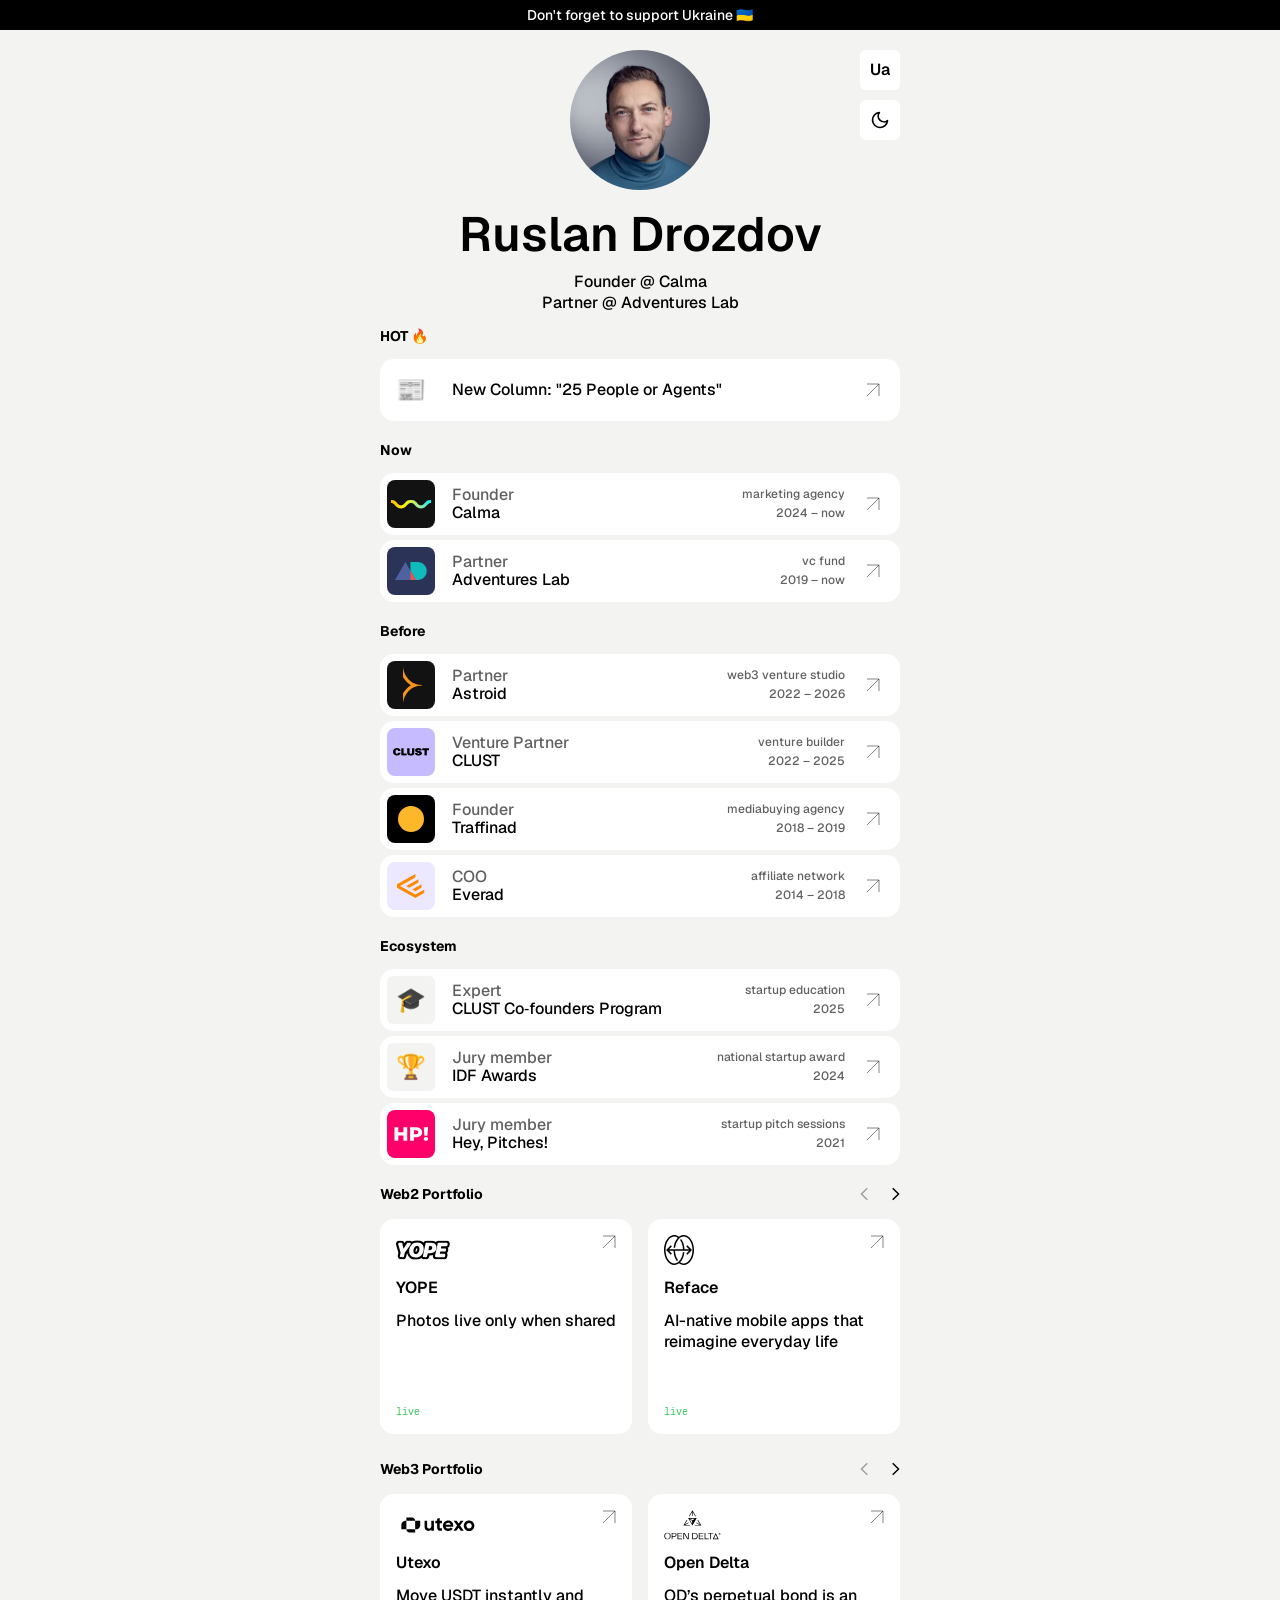
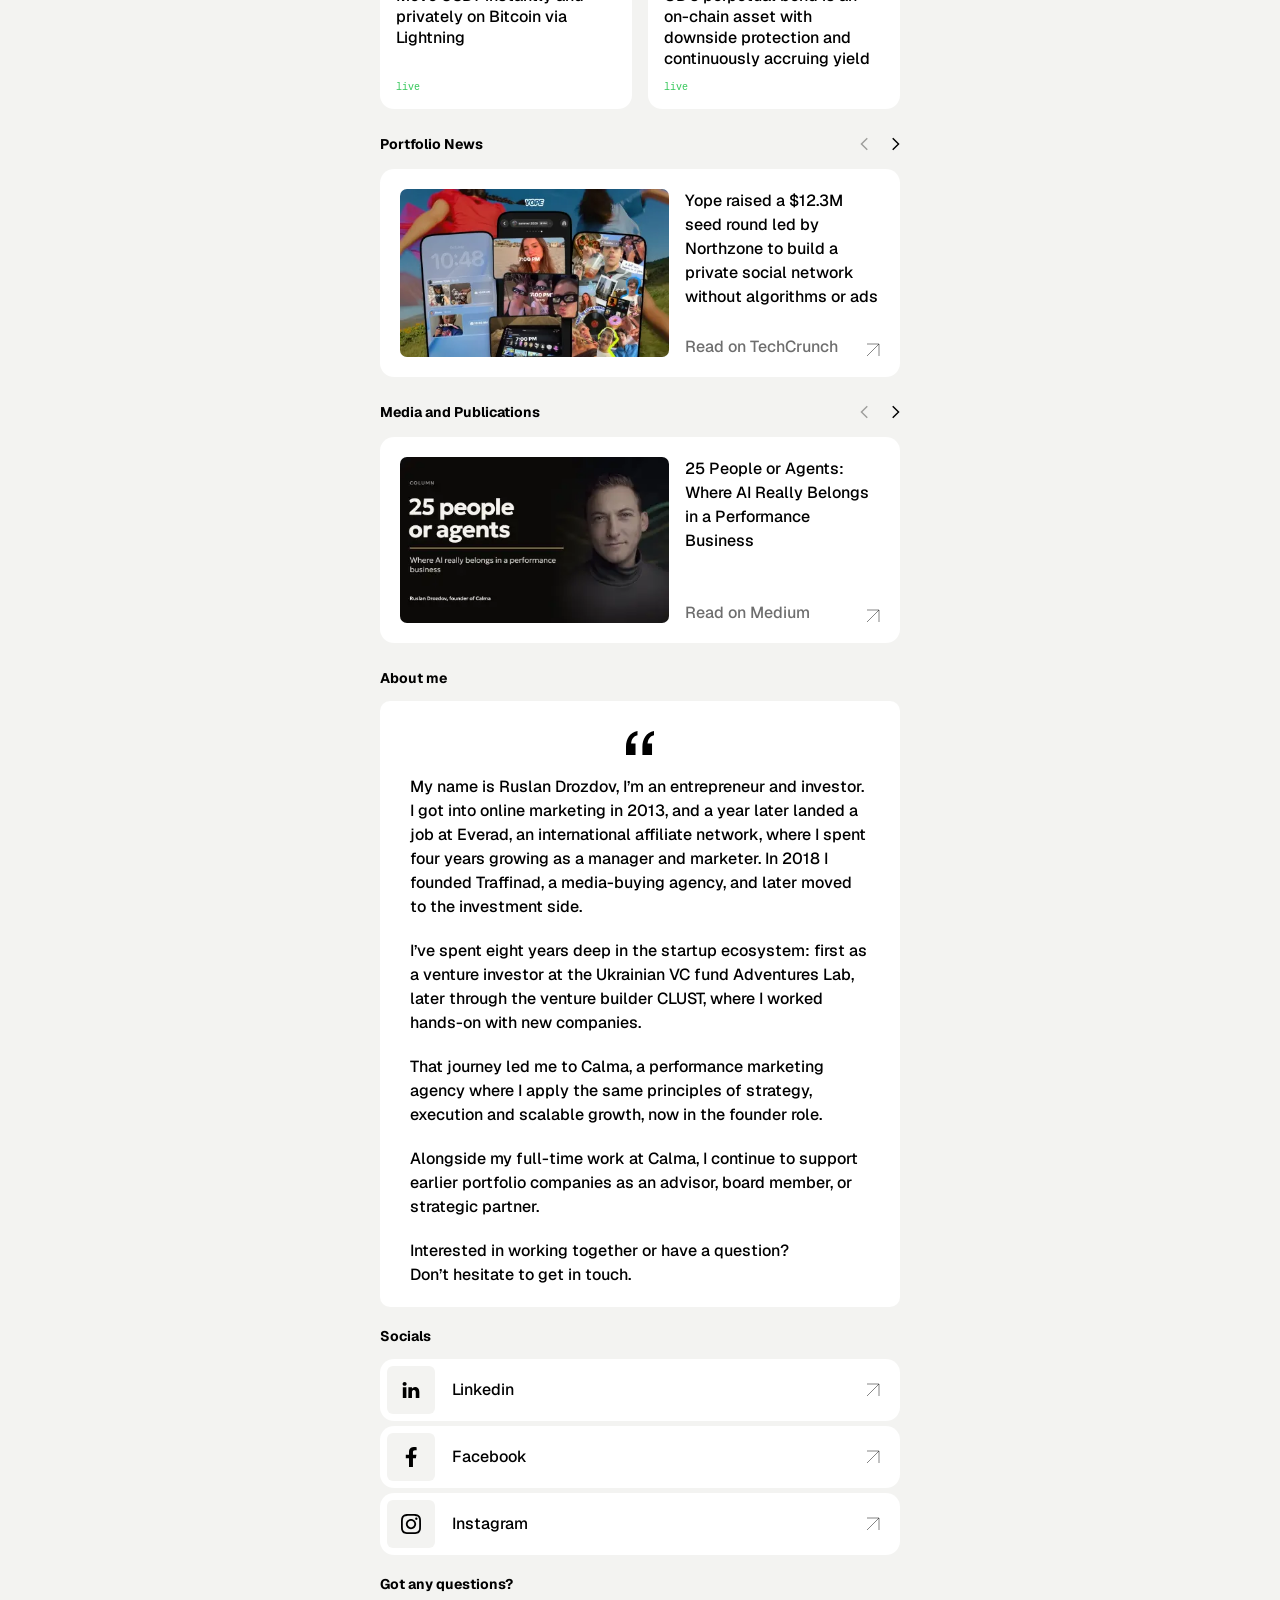
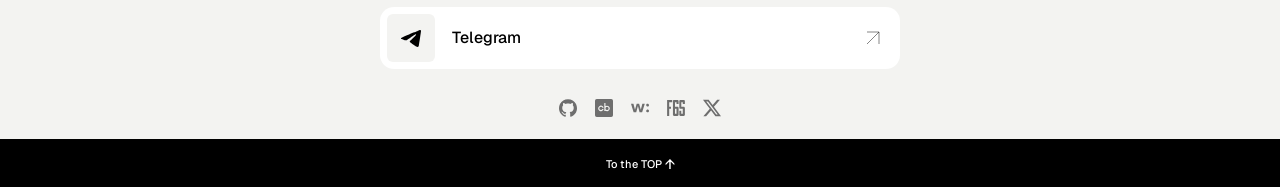
<file: index.html>
<!doctype html>
<html lang="en">
<head>
    <meta charset="UTF-8">
    <meta name="viewport" content="width=device-width, initial-scale=1">
    <meta http-equiv="X-UA-Compatible" content="ie=edge">
    <link rel="canonical" href="https://drozdorus.com/" />
    <link rel="alternate" hreflang="en" href="https://drozdorus.com/" />
    <link rel="alternate" hreflang="uk" href="https://drozdorus.com/ua/" />
    <link rel="alternate" hreflang="x-default" href="https://drozdorus.com/" />
    <link rel="apple-touch-icon-precomposed" sizes="57x57" href="img/favicon/apple-touch-icon-57x57.png" />
    <link rel="apple-touch-icon-precomposed" sizes="114x114" href="img/favicon/apple-touch-icon-114x114.png" />
    <link rel="apple-touch-icon-precomposed" sizes="72x72" href="img/favicon/apple-touch-icon-72x72.png" />
    <link rel="apple-touch-icon-precomposed" sizes="144x144" href="img/favicon/apple-touch-icon-144x144.png" />
    <link rel="apple-touch-icon-precomposed" sizes="60x60" href="img/favicon/apple-touch-icon-60x60.png" />
    <link rel="apple-touch-icon-precomposed" sizes="120x120" href="img/favicon/apple-touch-icon-120x120.png" />
    <link rel="apple-touch-icon-precomposed" sizes="76x76" href="img/favicon/apple-touch-icon-76x76.png" />
    <link rel="apple-touch-icon-precomposed" sizes="152x152" href="img/favicon/apple-touch-icon-152x152.png" />
    <link rel="icon" type="image/png" href="img/favicon/favicon-196x196.png" sizes="196x196" />
    <link rel="icon" type="image/png" href="img/favicon/favicon-96x96.png" sizes="96x96" />
    <link rel="icon" type="image/png" href="img/favicon/favicon-32x32.png" sizes="32x32" />
    <link rel="icon" type="image/png" href="img/favicon/favicon-16x16.png" sizes="16x16" />
    <link rel="icon" type="image/png" href="img/favicon/favicon-128.png" sizes="128x128" />
    <meta name="msapplication-TileColor" content="#FFFFFF" />
    <meta name="msapplication-TileImage" content="mstile-144x144.png" />
    <meta name="msapplication-square70x70logo" content="mstile-70x70.png" />
    <meta name="msapplication-square150x150logo" content="mstile-150x150.png" />
    <meta name="msapplication-wide310x150logo" content="mstile-310x150.png" />
    <meta name="msapplication-square310x310logo" content="mstile-310x310.png" />

    <!-- Primary Meta Tags -->
    <title>Ruslan Drozdov: Founder of Calma — Performance Marketing & Lead Generation | Partner at Adventures Lab</title>
    <meta name="title" content="Ruslan Drozdov: Founder of Calma — Performance Marketing & Lead Generation | Partner at Adventures Lab" />
    <meta name="description" content="Ruslan Drozdov is the founder of Calma, a performance lead generation agency for insurance, home services, and finance verticals. Partner at Adventures Lab venture fund." />

    <!-- Open Graph / Facebook -->
    <meta property="og:type" content="website" />
    <meta property="og:url" content="https://drozdorus.com/" />
    <meta property="og:title" content="Ruslan Drozdov: Founder of Calma — Performance Marketing & Lead Generation | Partner at Adventures Lab" />
    <meta property="og:description" content="Ruslan Drozdov is the founder of Calma, a performance lead generation agency for insurance, home services, and finance verticals. Partner at Adventures Lab venture fund." />
    <meta property="og:image" content="https://drozdorus.com/img/ruslan-drozdov.jpg" />
    <meta property="og:image:width" content="880" />
    <meta property="og:image:height" content="880" />
    <meta property="og:image:alt" content="Ruslan Drozdov" />

    <!-- Twitter -->
    <meta property="twitter:card" content="summary" />
    <meta property="twitter:url" content="https://drozdorus.com/" />
    <meta property="twitter:title" content="Ruslan Drozdov: Founder of Calma — Performance Marketing & Lead Generation | Partner at Adventures Lab" />
    <meta property="twitter:description" content="Ruslan Drozdov is the founder of Calma, a performance lead generation agency for insurance, home services, and finance verticals. Partner at Adventures Lab venture fund." />
    <meta property="twitter:image" content="https://drozdorus.com/img/ruslan-drozdov.jpg" />

    <!-- Apply theme before CSS paints to avoid flash of wrong theme.
         Mirrors the logic in js/theme.js so the first paint already matches. -->
    <script>
    (function(){
      try {
        var stored = localStorage.getItem('theme-preference');
        var theme = (stored === 'dark' || stored === 'light')
          ? stored
          : (window.matchMedia && window.matchMedia('(prefers-color-scheme: dark)').matches ? 'dark' : 'light');
        document.documentElement.setAttribute('data-theme', theme);
      } catch (_) {}
    })();
    </script>

    <link rel="preload" href="fonts/Geist-Variable-latin.woff2" as="font" type="font/woff2" crossorigin>
    <link rel="stylesheet" href="css/main.css?v=20261116a">

    <script type="application/ld+json">
    {
      "@context": "https://schema.org",
      "@graph": [
        {
          "@type": "ProfilePage",
          "@id": "https://drozdorus.com/#webpage",
          "url": "https://drozdorus.com/",
          "name": "Ruslan Drozdov",
          "inLanguage": "en",
          "primaryImageOfPage": { "@type": "ImageObject", "url": "https://drozdorus.com/img/ruslan-drozdov.jpg", "contentUrl": "https://drozdorus.com/img/ruslan-drozdov.jpg", "width": 880, "height": 880, "caption": "Ruslan Drozdov" },
          "mainEntity": { "@id": "https://drozdorus.com/#person" }
        },
        {
      "@type": "Person",
      "@id": "https://drozdorus.com/#person",
      "mainEntityOfPage": { "@id": "https://drozdorus.com/#webpage" },
      "name": "Ruslan Drozdov",
      "alternateName": ["Руслан Дроздов", "drozdorus"],
      "nationality": { "@type": "Country", "name": "Ukraine" },
      "url": "https://drozdorus.com/",
      "image": { "@type": "ImageObject", "url": "https://drozdorus.com/img/ruslan-drozdov.jpg", "contentUrl": "https://drozdorus.com/img/ruslan-drozdov.jpg", "width": 880, "height": 880, "caption": "Ruslan Drozdov" },
      "jobTitle": ["Founder of Calma", "Partner at Adventures Lab"],
      "description": "Ruslan Drozdov is the founder of Calma, a performance lead generation agency for insurance, home services, and finance verticals in the US. Partner at Adventures Lab VC fund.",
      "knowsAbout": ["performance marketing", "lead generation", "venture investing", "startup building", "digital advertising", "insurance marketing", "affiliate networks"],
      "sameAs": [
        "https://www.wikidata.org/wiki/Q141973964",
        "https://www.linkedin.com/in/drozdorus/",
        "https://www.facebook.com/drozdorus/",
        "https://www.instagram.com/drozdorus",
        "https://t.me/drozdorus",
        "https://x.com/drozdorus",
        "https://www.crunchbase.com/person/ruslan-drozdov",
        "https://github.com/drozdorus",
        "https://wellfound.com/u/drozdorus",
        "https://www.f6s.com/drozdorus",
        "https://medium.com/@drozdorus",
        "https://local.foundation/profile/drozdorus",
        "https://local.foundation/ecosystem/ef54b9bd-0632-4556-bf1c-e0dbe42887a5",
        "https://cases.media/drozdorus/",
        "https://bigkyiv.com.ua/drozdov-ruslan-yevgenijovych/",
        "https://thepage.ua/ua/dossier/drozdov-ruslan",
        "https://vechirnij.kiev.ua/drozdov-ryslan/",
        "https://mc.today/uk/author/ruslan-drozdov/",
        "https://speka.ua/authors/ruslan.drozdov"
      ],
      "subjectOf": [
        {
          "@type": "Article",
          "headline": "25 People or Agents: Where AI Really Belongs in a Performance Business",
          "url": "https://medium.com/@drozdorus/25-people-or-agents-where-ai-really-belongs-in-a-performance-business-71c285251df5",
          "inLanguage": "en"
        },
        {
          "@type": "Article",
          "headline": "Партнерство в бізнесі: Руслан Дроздов про пошук кофаундера для стартапу",
          "url": "https://informator.ua/uk/partnerstvo-v-biznesi-ruslan-drozdov-pro-poshuk-kofaundera-dlya-startapu",
          "inLanguage": "uk"
        },
        {
          "@type": "Article",
          "headline": "Як знайти ідеального бізнес-партнера для стартапу: розповідає співзасновник Adventures Lab Руслан Дроздов",
          "url": "https://uspih.in.ua/ekskliuziv/iak-znajty-idealnoho-biznes-partnera-dlia-startapu-rozpovidaie-spivzasnovnyk-adventures-lab-ruslan-drozdov",
          "inLanguage": "uk"
        },
        {
          "@type": "NewsArticle",
          "headline": "Adventures Lab и Genesis бесплатно помогут украинским стартапам",
          "url": "https://mc.today/hey-pitches-adventures-lab-i-genesis-investments-besplatno-pomogut-ukrainskim-startapam/",
          "datePublished": "2021-07-14",
          "inLanguage": "ru",
          "about": { "@type": "EventSeries", "name": "Hey, Pitches!", "url": "https://heypitches.com/" }
        },
        {
          "@type": "Article",
          "headline": "Як не помилитися при виборі стартапу для інвестицій — розповідає кофаундер венчурного фонду Adventures Lab Руслан Дроздов",
          "url": "https://apostrophe.ua/company-news/kak-ne-oshibitsya-pri-vyibore-startapa-dlya-investitsiy--rasskazyivaet-kofaunder-venchurnogo-fonda-adventures-lab-ruslan-drozdov.html",
          "inLanguage": "uk"
        }
      ],
      "worksFor": [
        { "@type": "Organization", "name": "Calma", "url": "https://calma.io/" },
        { "@type": "Organization", "name": "Adventures Lab", "url": "https://adventureslab.vc/" }
      ]
        }
      ]
    }
    </script>

    <!-- Google Tag Manager -->
    <script>(function(w,d,s,l,i){w[l]=w[l]||[];w[l].push({'gtm.start':
    new Date().getTime(),event:'gtm.js'});var f=d.getElementsByTagName(s)[0],
    j=d.createElement(s),dl=l!='dataLayer'?'&l='+l:'';j.async=true;j.src=
    'https://www.googletagmanager.com/gtm.js?id='+i+dl;f.parentNode.insertBefore(j,f);
    })(window,document,'script','dataLayer','GTM-5PTHHBV8');</script>
    <!-- End Google Tag Manager -->
</head>
<body>
    <!-- Google Tag Manager (noscript) -->
    <noscript><iframe src="https://www.googletagmanager.com/ns.html?id=GTM-5PTHHBV8"
    height="0" width="0" style="display:none;visibility:hidden"></iframe></noscript>
    <!-- End Google Tag Manager (noscript) -->
<main class="main" id="top">
        <div class="main__banner"><a target="_blank" rel="noopener noreferrer" href="https://u24.gov.ua/">Don't forget to support Ukraine  🇺🇦</a></div>
    <div class="main__container" id="container">
        <div class="user">
            <button class="user__theme" id="themeToggle" aria-label="Toggle theme">
                <svg class="theme-icon sun-icon" width="20" height="20" viewBox="0 0 24 24" fill="none" stroke="currentColor" stroke-width="2" stroke-linecap="round" stroke-linejoin="round">
                    <circle cx="12" cy="12" r="5"></circle>
                    <line x1="12" y1="1" x2="12" y2="3"></line>
                    <line x1="12" y1="21" x2="12" y2="23"></line>
                    <line x1="4.22" y1="4.22" x2="5.64" y2="5.64"></line>
                    <line x1="18.36" y1="18.36" x2="19.78" y2="19.78"></line>
                    <line x1="1" y1="12" x2="3" y2="12"></line>
                    <line x1="21" y1="12" x2="23" y2="12"></line>
                    <line x1="4.22" y1="19.78" x2="5.64" y2="18.36"></line>
                    <line x1="18.36" y1="5.64" x2="19.78" y2="4.22"></line>
                </svg>
                <svg class="theme-icon moon-icon" width="20" height="20" viewBox="0 0 24 24" fill="none" stroke="currentColor" stroke-width="2" stroke-linecap="round" stroke-linejoin="round">
                    <path d="M21 12.79A9 9 0 1 1 11.21 3 7 7 0 0 0 21 12.79z"></path>
                </svg>
            </button>
            <a class="user__lang" href="ua/">Ua</a>
            <div class="user__photo">
                <picture><source type="image/webp" srcset="img/ruslan-drozdov-280.webp 280w, img/ruslan-drozdov-420.webp 420w" sizes="140px"><img src="img/ruslan-drozdov.jpg" alt="Ruslan Drozdov" width="880" height="880" fetchpriority="high"></picture>
            </div>
            <h1 class="user__name">Ruslan Drozdov</h1>
            <div class="user__position">Founder @ Calma<br />Partner @ Adventures Lab</div>
        </div>
        <div class="media">
            <h2 class="media__title">HOT 🔥</h2>
            <a target="_blank" rel="noopener noreferrer" href="https://medium.com/@drozdorus/25-people-or-agents-where-ai-really-belongs-in-a-performance-business-71c285251df5" class="media__item">
                <span class="media__icon"><span class="media__text-icon">📰</span></span>
                <span class="media__text">New Column: "25 People or Agents"</span>
            </a>
        </div>
        <div class="media">
            <h2 class="media__title">Now</h2>
            <a  target="_blank" rel="noopener noreferrer" href="https://calma.io/" class="media__item">
                <span class="media__icon"><img src="img/calma.svg" alt="Calma"></span>
                <span class="media__text"><i class="gray">Founder</i>Calma</span>
                <span class="media__meta"><span class="media__description">marketing agency</span><span class="media__year">2024 – now</span></span>
            </a>
            <a  target="_blank" rel="noopener noreferrer" href="https://adventureslab.vc/" class="media__item">
                <span class="media__icon"><img src="img/ad.svg" alt="Adventures Lab"></span>
                <span class="media__text"><i class="gray">Partner</i>Adventures Lab</span>
                <span class="media__meta"><span class="media__description">vc fund</span><span class="media__year">2019 – now</span></span>
            </a>
        </div>
        <div class="media">
            <h2 class="media__title">Before</h2>
            <a target="_blank" rel="noopener noreferrer" href="https://astroid.xyz/" class="media__item">
                <span class="media__icon"><img src="img/ast.svg" alt="Astroid"></span>
                <span class="media__text"><i class="gray">Partner</i>Astroid</span>
                <span class="media__meta"><span class="media__description">web3 venture studio</span><span class="media__year">2022 – 2026</span></span>
            </a>
            <a target="_blank" rel="noopener noreferrer" href="https://clust.team/" class="media__item">
                <span class="media__icon"><img src="img/clust.svg" alt="CLUST"></span>
                <span class="media__text"><i class="gray">Venture Partner</i>CLUST</span>
                <span class="media__meta"><span class="media__description">venture builder</span><span class="media__year">2022 – 2025</span></span>
            </a>
            <a target="_blank" rel="noopener noreferrer" href="https://traffinad.com/" class="media__item">
                <span class="media__icon"><img src="img/circ.svg" alt="Traffinad"></span>
                <span class="media__text"><i class="gray">Founder</i>Traffinad</span>
                <span class="media__meta"><span class="media__description">mediabuying agency</span><span class="media__year">2018 – 2019</span></span>
            </a>
            <a target="_blank" rel="noopener noreferrer" href="https://everad.com/" class="media__item">
                <span class="media__icon"><img src="img/ev.svg" alt="Everad"></span>
                <span class="media__text"><i class="gray">COO</i>Everad</span>
                <span class="media__meta"><span class="media__description">affiliate network</span><span class="media__year">2014 – 2018</span></span>
            </a>
        </div>
        <div class="media">
            <h2 class="media__title">Ecosystem</h2>
            <a target="_blank" rel="noopener noreferrer" href="https://clust.team/co-founders-program/" class="media__item">
                <span class="media__icon bg"><span class="media__text-icon">🎓</span></span>
                <span class="media__text"><i class="gray">Expert</i>CLUST Co&#8209;founders Program</span>
                <span class="media__meta"><span class="media__description">startup education</span><span class="media__year">2025</span></span>
            </a>
            <a target="_blank" rel="noopener noreferrer" href="https://usf.com.ua/en/?p=23957" class="media__item">
                <span class="media__icon bg"><span class="media__text-icon">🏆</span></span>
                <span class="media__text"><i class="gray">Jury member</i>IDF Awards</span>
                <span class="media__meta"><span class="media__description">national startup award</span><span class="media__year">2024</span></span>
            </a>
            <a target="_blank" rel="noopener" href="https://heypitches.com/en/" class="media__item">
                <span class="media__icon"><img src="img/heypitches.svg" alt="Hey, Pitches!"></span>
                <span class="media__text"><i class="gray">Jury member</i>Hey, Pitches!</span>
                <span class="media__meta"><span class="media__description">startup pitch sessions</span><span class="media__year">2021</span></span>
            </a>
        </div>
        <h2 class="media__title slider--opt">Web2 Portfolio</h2>
    </div>
</main>
<div class="media slide">
    <div class="media__container">
        <ul class="slider web-slider">
            <li class="slider__item">
                <a class="web-slider__link" target="_blank" rel="noopener noreferrer" href="https://yope.app/">
                    <img src="img/i6.svg" alt="YOPE logo" class="slider__icon">
                    <p class="slider__name">YOPE</p>
                    <p class="slider__info">Photos live only when shared</p>
                    <p class="slider__status slider__status--live">live</p>
                </a>
            </li>
            <li class="slider__item">
                <a class="web-slider__link" target="_blank" rel="noopener noreferrer" href="https://reface.ai/">
                    <img src="img/i1.svg" alt="Reface logo" class="slider__icon">
                    <p class="slider__name">Reface</p>
                    <p class="slider__info">AI-native mobile apps that reimagine everyday life</p>
                    <p class="slider__status slider__status--live">live</p>
                </a>
            </li>
            <li class="slider__item">
                <a class="web-slider__link" target="_blank" rel="noopener noreferrer" href="https://onenotary.com/">
                    <img src="img/i2.svg" alt="OneNotary logo" class="slider__icon">
                    <p class="slider__name">OneNotary</p>
                    <p class="slider__info">24/7 online notarization — legal, fast, secure</p>
                    <p class="slider__status slider__status--live">live</p>
                </a>
            </li>
            <li class="slider__item">
                <a class="web-slider__link" target="_blank" rel="noopener noreferrer" href="https://www.deckrobot.com/">
                    <img src="img/dr.svg" alt="DeckRobot logo" class="slider__icon">
                    <p class="slider__name">DeckRobot</p>
                    <p class="slider__info">Get your branded slides in one click with AI</p>
                    <p class="slider__status slider__status--live">live</p>
                </a>
            </li>
            <li class="slider__item">
                <a class="web-slider__link" target="_blank" rel="noopener noreferrer" href="https://pibox.com/">
                    <img src="img/pi.svg" alt="Pibox logo" class="slider__icon">
                    <p class="slider__name">Pibox</p>
                    <p class="slider__info">Finalize your audio and video projects faster than ever</p>
                    <p class="slider__status slider__status--live">live</p>
                </a>
            </li>
            <li class="slider__item slider__item--inactive">
                <div class="web-slider__link">
                    <img src="img/i3.svg" alt="Narrative BI logo" class="slider__icon">
                    <p class="slider__name">Narrative BI</p>
                    <p class="slider__info">Automated insights from marketing data. All sources in one place, zero coding</p>
                    <p class="slider__status">closed</p>
                </div>
            </li>
        </ul>
        <button type="button" class="carousel__arrow carousel__arrow--prev" data-carousel-prev aria-label="Previous"></button>
        <button type="button" class="carousel__arrow carousel__arrow--next" data-carousel-next aria-label="Next"></button>
    </div>
</div>
<div class="main">
    <div class="main__container">
        <h2 class="media__title slider--opt">Web3 Portfolio</h2>
    </div>
</div>
<div class="media slide">
    <div class="media__container">
        <ul class="slider web-slider">
            <li class="slider__item">
                <a class="web-slider__link" target="_blank" rel="noopener noreferrer" href="https://utexo.com/">
                    <img src="img/utexo.svg" alt="Utexo logo" class="slider__icon">
                    <p class="slider__name">Utexo</p>
                    <p class="slider__info">Move USDT instantly and privately on Bitcoin via Lightning</p>
                    <p class="slider__status slider__status--live">live</p>
                </a>
            </li>
            <li class="slider__item">
                <a class="web-slider__link" target="_blank" rel="noopener noreferrer" href="https://www.opendelta.com/">
                    <img src="img/i4.svg" alt="Open Delta logo" class="slider__icon">
                    <p class="slider__name">Open Delta</p>
                    <p class="slider__info">OD’s perpetual bond is an on-chain asset with downside protection and continuously accruing yield</p>
                    <p class="slider__status slider__status--live">live</p>
                </a>
            </li>
            <li class="slider__item slider__item--inactive">
                <div class="web-slider__link">
                    <img src="img/i7.svg" alt="ThunderStack logo" class="slider__icon">
                    <p class="slider__name">ThunderStack</p>
                    <p class="slider__info">Enables users to efficiently run and manage RGB Lightning Network Infrastructure</p>
                    <p class="slider__status">acquired</p>
                </div>
            </li>
            <li class="slider__item slider__item--inactive">
                <div class="web-slider__link">
                    <img src="img/ltv.svg" alt="LTV Protocol logo" class="slider__icon">
                    <p class="slider__name">LTV Protocol</p>
                    <p class="slider__info">The first-ever wave of curatorless tokenized leverage vaults</p>
                    <p class="slider__status">acquired</p>
                </div>
            </li>
            <li class="slider__item slider__item--inactive">
                <div class="web-slider__link">
                    <img src="img/i5.svg" alt="Stroom logo" class="slider__icon">
                    <p class="slider__name">Stroom</p>
                    <p class="slider__info">Bitcoin liquid staking in Lightning Network</p>
                    <p class="slider__status">closed</p>
                </div>
            </li>
        </ul>
        <button type="button" class="carousel__arrow carousel__arrow--prev" data-carousel-prev aria-label="Previous"></button>
        <button type="button" class="carousel__arrow carousel__arrow--next" data-carousel-next aria-label="Next"></button>
    </div>
</div>
<div class="main">
    <div class="main__container">
        <h2 class="media__title slider--opt">Portfolio News</h2>
        <div class="media slide">
            <div class="media__container">
                <ul class="slider portfolio">
                    <li class="slider__item">
                        <a target="_blank" rel="noopener noreferrer" href="https://techcrunch.com/2026/07/22/yope-raises-12-3m-to-build-a-private-social-network-without-algorithms-or-ads/" class="slider__link">
                            <img src="img/news14.webp" srcset="img/news14-400.webp 400w, img/news14.webp 800w" sizes="(max-width: 400px) 90vw, 352px" alt="Yope raises $12.3M to build a private social network without algorithms or ads" class="slider__picture" width="800" height="500" loading="lazy" decoding="async">
                            <span class="slider__box">
                                <span class="slider__text">Yope raised a $12.3M seed round led by Northzone to build a private social network without algorithms or ads</span>
                                <span class="slider__href">Read on TechCrunch</span>
                            </span>
                        </a>
                    </li>
                    <li class="slider__item">
                        <a target="_blank" rel="noopener noreferrer" href="https://bitcoinmagazine.com/news/utexo-raises-7-5m-to-launch-bitcoin" class="slider__link">
                            <img src="img/news13.webp" srcset="img/news13-400.webp 400w, img/news13.webp 800w" sizes="(max-width: 400px) 90vw, 352px" alt="Utexo raises $7.5M to bring USDT back home on Bitcoin" class="slider__picture" width="800" height="444" loading="lazy" decoding="async">
                            <span class="slider__box">
                                <span class="slider__text">Utexo raises $7.5M to bring USDT back home on Bitcoin</span>
                                <span class="slider__href">Read on Bitcoin Magazine</span>
                            </span>
                        </a>
                    </li>
                    <li class="slider__item">
                        <a target="_blank" rel="noopener noreferrer" href="https://www.nansen.ai/post/nx8-a-tokenized-layer-1-index-built-for-the-future-of-finance" class="slider__link">
                            <img src="img/news12.webp" srcset="img/news12-400.webp 400w, img/news12.webp 800w" sizes="(max-width: 400px) 90vw, 352px" alt="OpenDelta and Nansen introduce NX8 tokenized Layer-1 index" class="slider__picture" width="800" height="450" loading="lazy" decoding="async">
                            <span class="slider__box">
                                <span class="slider__text">OpenDelta signed the strategic partnership with Nansen to introduce NX8 — tokenized Layer-1 index</span>
                                <span class="slider__href">Read on Nansen.ai</span>
                            </span>
                        </a>
                    </li>
                    <li class="slider__item">
                        <a target="_blank" rel="noopener noreferrer" href="https://www.founderstoday.news/reface-secures-over-15m-growth-capital/" class="slider__link">
                            <img src="img/news11.webp" srcset="img/news11-400.webp 400w, img/news11.webp 800w" sizes="(max-width: 400px) 90vw, 352px" alt="Reface secures €15.2 million in non-dilutive funding" class="slider__picture" width="800" height="495" loading="lazy" decoding="async">
                            <span class="slider__box">
                                <span class="slider__text">Reface secures €15.2 million in non-dilutive funding</span>
                                <span class="slider__href">Read on FoundersToday</span>
                            </span>
                        </a>
                    </li>
                    <li class="slider__item">
                        <a target="_blank" rel="noopener noreferrer" href="https://clust.team/co-founders-program/" class="slider__link">
                            <img src="img/news10.webp" srcset="img/news10-400.webp 400w, img/news10.webp 800w" sizes="(max-width: 400px) 90vw, 352px" alt="CLUST announces educational program for Startup Founders" class="slider__picture" width="800" height="495" loading="lazy" decoding="async">
                            <span class="slider__box">
                                <span class="slider__text">CLUST has anounced an educational programm for Startup Founders</span>
                                <span class="slider__href">Read on CLUST</span>
                            </span>
                        </a>
                    </li>
                    <li class="slider__item">
                        <a target="_blank" rel="noopener noreferrer" href="https://www.village.com.ua/village/city/city-news/347173-u-kpi-vidkrili-pershe-v-ukrayini-smartukrittya-dlya-studentiv" class="slider__link">
                            <img src="img/news15.webp" srcset="img/news15-400.webp 400w, img/news15.webp 800w" sizes="(max-width: 400px) 90vw, 352px" alt="Clust Space, Ukraine's first smart shelter for students at KPI" class="slider__picture" width="800" height="500" loading="lazy" decoding="async">
                            <span class="slider__box">
                                <span class="slider__text">CLUST built Clust Space at KPI, Ukraine's first smart shelter and coworking for students (January 2024)</span>
                                <span class="slider__href">Read on The Village</span>
                            </span>
                        </a>
                    </li>
                    <li class="slider__item">
                        <a target="_blank" rel="noopener noreferrer" href="https://www.theblock.co/post/368113/opendelta-launches-og30-the-crypto-market-in-one-token" class="slider__link">
                            <img src="img/news9.webp" srcset="img/news9-400.webp 400w, img/news9.webp 800w" sizes="(max-width: 400px) 90vw, 352px" alt="OpenDelta Launches OG30 – The Crypto Market in One Token" class="slider__picture" width="800" height="452" loading="lazy" decoding="async">
                            <span class="slider__box">
                                <span class="slider__text">OpenDelta Launches OG30 – The Crypto Market in One Token</span>
                                <span class="slider__href">Read on TheBlock</span>
                            </span>
                        </a>
                    </li>
                    <li class="slider__item">
                        <a target="_blank" rel="noopener noreferrer" href="https://www.theblock.co/post/345884/opendelta-index-products-to-launch-in-partnership-with-gmci" class="slider__link">
                            <img src="img/news8.webp" srcset="img/news8-400.webp 400w, img/news8.webp 800w" sizes="(max-width: 400px) 90vw, 352px" alt="OpenDelta Index Products launch in partnership with GMCI" class="slider__picture" width="800" height="495" loading="lazy" decoding="async">
                            <span class="slider__box">
                                <span class="slider__text">OpenDelta Index Products To Launch In Partnership With GMCI</span>
                                <span class="slider__href">Read on TheBlock</span>
                            </span>
                        </a>
                    </li>
                    <li class="slider__item">
                        <a target="_blank" rel="noopener noreferrer" href="https://techcrunch.com/2025/02/24/yope-is-sparking-genz-and-vc-interest-with-an-instagram-like-app-for-private-groups/" class="slider__link">
                            <img src="img/news7.webp" srcset="img/news7-400.webp 400w, img/news7.webp 800w" sizes="(max-width: 400px) 90vw, 352px" alt="Yope raises seed round at $50M valuation" class="slider__picture" width="800" height="495" loading="lazy" decoding="async">
                            <span class="slider__box">
                                <span class="slider__text">Yope has raised a seed round with valuation of $50M</span>
                                <span class="slider__href">Read on TechCrunch</span>
                            </span>
                        </a>
                    </li>
                    <li class="slider__item">
                        <a target="_blank" rel="noopener noreferrer" href="https://atlas21.com/fulgur-ventures-and-tether-invest-in-a-company-dedicated-to-rgb-development/" class="slider__link">
                            <img src="img/news6.webp" srcset="img/news6-400.webp 400w, img/news6.webp 800w" sizes="(max-width: 400px) 90vw, 352px" alt="ThunderStack attracts investments from Tether and Fulgur Ventures" class="slider__picture" width="800" height="495" loading="lazy" decoding="async">
                            <span class="slider__box">
                                <span class="slider__text">ThunderStack attracts investments from Tether and Fulgur Ventures</span>
                                <span class="slider__href">Read on atlas21</span>
                            </span>
                        </a>
                    </li>
                    <li class="slider__item">
                        <a target="_blank" rel="noopener noreferrer" href="https://x.com/ltvprotocol/status/1846965341899182268" class="slider__link">
                            <img src="img/news4.webp" srcset="img/news4-400.webp 400w, img/news4.webp 800w" sizes="(max-width: 400px) 90vw, 352px" alt="LTV Protocol publishes paper about curatorless vaults" class="slider__picture" width="800" height="495" loading="lazy" decoding="async">
                            <span class="slider__box">
                                <span class="slider__text">LTV Protocol published a paper about curatorless vaults</span>
                                <span class="slider__href">Read on X</span>
                            </span>
                        </a>
                    </li>
                    <li class="slider__item">
                        <a target="_blank" rel="noopener noreferrer" href="https://www.coindesk.com/business/2024/04/26/bitcoin-linked-stablecoin-firm-opendelta-raises-25m/" class="slider__link">
                            <img src="img/news3.webp" srcset="img/news3-400.webp 400w, img/news3.webp 800w" sizes="(max-width: 400px) 90vw, 352px" alt="OpenDelta raises $2.5M led by 6th Man Ventures" class="slider__picture" width="800" height="495" loading="lazy" decoding="async">
                            <span class="slider__box">
                                <span class="slider__text">Bitcoin-Linked Stablecoin Firm OpenDelta Raises $2.5M, led by 6th Man Ventures</span>
                                <span class="slider__href">Read on CoinDesk</span>
                            </span>
                        </a>
                    </li>
                    <li class="slider__item">
                        <a target="_blank" rel="noopener noreferrer" href="https://www.businesswire.com/news/home/20240326274642/en/OneNotary-Raises-5-Million-Series-A-%E2%80%94-Enters-Partnership-with-DocuSign" class="slider__link">
                            <img src="img/news1.webp" srcset="img/news1-400.webp 400w, img/news1.webp 800w" sizes="(max-width: 400px) 90vw, 352px" alt="OneNotary raises $5M Series A from Jackson Square Ventures and DocuSign Founder" class="slider__picture" width="800" height="495" loading="lazy" decoding="async">
                            <span class="slider__box">
                                <span class="slider__text">OneNotary raises $5M in Series A round from Jackson Square Ventures and DocuSign Founder</span>
                                <span class="slider__href">Read on businesswire</span>
                            </span>
                        </a>
                    </li>
                    <li class="slider__item">
                        <a target="_blank" rel="noopener noreferrer" href="https://www.theblock.co/post/248104/stroom-raise-bitcoin-liquid-staking-lightning-network" class="slider__link">
                            <img src="img/news2.webp" srcset="img/news2-400.webp 400w, img/news2.webp 800w" sizes="(max-width: 400px) 90vw, 352px" alt="Stroom Network raises $3.5M to launch Bitcoin liquid staking on Lightning" class="slider__picture" width="800" height="495" loading="lazy" decoding="async">
                            <span class="slider__box">
                                <span class="slider__text">Stroom Network raises $3.5 million from Greenfield and others to launch Bitcoin 'liquid staking' on Lightning</span>
                                <span class="slider__href">Read on TheBlock</span>
                            </span>
                        </a>
                    </li>
                </ul>
                <button type="button" class="carousel__arrow carousel__arrow--prev" data-carousel-prev aria-label="Previous"></button>
                <button type="button" class="carousel__arrow carousel__arrow--next" data-carousel-next aria-label="Next"></button>
            </div>
        </div>
    </div>
</div>

<div class="main">
    <div class="main__container">
        <h2 class="media__title slider--opt">Media and Publications</h2>
        <div class="media slide">
            <div class="media__container">
                <ul class="slider portfolio">
                    <li class="slider__item">
                        <a target="_blank" rel="noopener noreferrer" href="https://medium.com/@drozdorus/25-people-or-agents-where-ai-really-belongs-in-a-performance-business-71c285251df5" class="slider__link">
                            <img src="img/media14.webp" srcset="img/media14-400.webp 400w, img/media14.webp 800w" sizes="(max-width: 400px) 90vw, 352px" alt="25 People or Agents: Where AI Really Belongs in a Performance Business – Ruslan Drozdov, Medium" class="slider__picture" width="800" height="495" loading="lazy" decoding="async">
                            <span class="slider__box">
                                <span class="slider__text">25 People or Agents: Where AI Really Belongs in a Performance Business</span>
                                <span class="slider__href">Read on Medium</span>
                            </span>
                        </a>
                    </li>
                    <li class="slider__item">
                        <a target="_blank" rel="noopener noreferrer" href="https://ai-ei.org/ai-horizon-journal-4th-edition-july-2026/" class="slider__link">
                            <img src="img/media8.webp" srcset="img/media8-400.webp 400w, img/media8.webp 800w" sizes="(max-width: 400px) 90vw, 352px" alt="The FOMO Tax: How AI Tool-Chasing Became the New Productivity Trap – AI Horizon Journal" class="slider__picture" width="800" height="495" loading="lazy" decoding="async">
                            <span class="slider__box">
                                <span class="slider__text">The FOMO Tax: How AI Tool-Chasing Became the New Productivity Trap</span>
                                <span class="slider__href">Read on AI Horizon Journal</span>
                            </span>
                        </a>
                    </li>
                    <li class="slider__item">
                        <a target="_blank" rel="noopener noreferrer" href="https://informator.ua/uk/partnerstvo-v-biznesi-ruslan-drozdov-pro-poshuk-kofaundera-dlya-startapu" class="slider__link">
                            <img src="img/media9.webp" srcset="img/media9-400.webp 400w, img/media9.webp 800w" sizes="(max-width: 400px) 90vw, 352px" alt="Business partnership: how to find a co-founder for your startup – Informator" class="slider__picture" width="800" height="495" loading="lazy" decoding="async">
                            <span class="slider__box">
                                <span class="slider__text">Business partnership: how to find a co-founder for your startup (ua)</span>
                                <span class="slider__href">Read on Informator</span>
                            </span>
                        </a>
                    </li>
                    <li class="slider__item">
                        <a target="_blank" rel="noopener noreferrer" href="https://uspih.in.ua/ekskliuziv/iak-znajty-idealnoho-biznes-partnera-dlia-startapu-rozpovidaie-spivzasnovnyk-adventures-lab-ruslan-drozdov" class="slider__link">
                            <img src="img/media10.webp" srcset="img/media10-400.webp 400w, img/media10.webp 800w" sizes="(max-width: 400px) 90vw, 352px" alt="How to find the perfect business partner for a startup – Uspih" class="slider__picture" width="800" height="495" loading="lazy" decoding="async">
                            <span class="slider__box">
                                <span class="slider__text">How to find the perfect business partner for a startup (ua)</span>
                                <span class="slider__href">Read on Uspih</span>
                            </span>
                        </a>
                    </li>
                    <li class="slider__item">
                        <a target="_blank" rel="noopener noreferrer" href="https://apostrophe.ua/company-news/kak-ne-oshibitsya-pri-vyibore-startapa-dlya-investitsiy--rasskazyivaet-kofaunder-venchurnogo-fonda-adventures-lab-ruslan-drozdov.html" class="slider__link">
                            <img src="img/media11.webp" srcset="img/media11-400.webp 400w, img/media11.webp 800w" sizes="(max-width: 400px) 90vw, 352px" alt="How to avoid mistakes when choosing a startup to invest in – Apostrophe" class="slider__picture" width="800" height="495" loading="lazy" decoding="async">
                            <span class="slider__box">
                                <span class="slider__text">How to avoid mistakes when choosing a startup to invest in (ua)</span>
                                <span class="slider__href">Read on Apostrophe</span>
                            </span>
                        </a>
                    </li>
                    <li class="slider__item">
                        <a target="_blank" rel="noopener noreferrer" href="https://mc.today/uk/yakih-pomilok-pripuskayutsya-startaperi-v-adventures-lab-spalah-i-spirio-podililis-dumkami/" class="slider__link">
                            <img src="img/media7.webp" srcset="img/media7-400.webp 400w, img/media7.webp 800w" sizes="(max-width: 400px) 90vw, 352px" alt="The most popular mistakes startups make – MC.today" class="slider__picture" width="800" height="495" loading="lazy" decoding="async">
                            <span class="slider__box">
                                <span class="slider__text">The most popular mistakes startups might make (ua)</span>
                                <span class="slider__href">Read on MC.today</span>
                            </span>
                        </a>
                    </li>
                    <li class="slider__item">
                        <a target="_blank" rel="noopener noreferrer" href="https://mc.today/uk/yakih-startapiv-ne-vistachaye-v-ukrayini-ta-yaki-nishi-budut-najperspektivnishimi-venchur-bilderi/" class="slider__link">
                            <img src="img/media6.webp" srcset="img/media6-400.webp 400w, img/media6.webp 800w" sizes="(max-width: 400px) 90vw, 352px" alt="Perspective startup niches for 2025 – MC.today" class="slider__picture" width="800" height="495" loading="lazy" decoding="async">
                            <span class="slider__box">
                                <span class="slider__text">Perspective startups' niches for 2025 (ua)</span>
                                <span class="slider__href">Read on MC.today</span>
                            </span>
                        </a>
                    </li>
                    <li class="slider__item">
                        <a target="_blank" rel="noopener noreferrer" href="https://mc.today/uk/beholder-mark-i-ne-tilki-venchur-bilderi-nazvali-ukrayinski-startapi-yaki-yih-vrazili-u-2024-mu/" class="slider__link">
                            <img src="img/media5.webp" srcset="img/media5-400.webp 400w, img/media5.webp 800w" sizes="(max-width: 400px) 90vw, 352px" alt="The most attractive Ukrainian Startups in 2024 – MC.today" class="slider__picture" width="800" height="495" loading="lazy" decoding="async">
                            <span class="slider__box">
                                <span class="slider__text">The most attractive Ukrainian Startups in 2024 (ua)</span>
                                <span class="slider__href">Read on MC.today</span>
                            </span>
                        </a>
                    </li>
                    <li class="slider__item">
                        <a target="_blank" rel="noopener noreferrer" href="https://speka.media/nepopulyarni-freimvorki-yaki-pidvishhat-efektivnist-upravlinnya-biznesom-pk423d" class="slider__link">
                            <img src="img/media4.webp" srcset="img/media4-400.webp 400w, img/media4.webp 800w" sizes="(max-width: 400px) 90vw, 352px" alt="Unpopular frameworks to empower productivity – Speka" class="slider__picture" width="800" height="495" loading="lazy" decoding="async">
                            <span class="slider__box">
                                <span class="slider__text">Unpopular frameworks to empower your productivity (ua)</span>
                                <span class="slider__href">Read on Speka</span>
                            </span>
                        </a>
                    </li>
                    <li class="slider__item">
                        <a target="_blank" rel="noopener noreferrer" href="https://mc.today/uk/blogs/vijna-yak-katalizator-zmin-perehid-vid-venchurnogo-investuvannya-do-venchur-bildyngu-ruslan-drozdov/" class="slider__link">
                            <img src="img/media3.webp" srcset="img/media3-400.webp 400w, img/media3.webp 800w" sizes="(max-width: 400px) 90vw, 352px" alt="Transition from venture investing to venture building – MC.today" class="slider__picture" width="800" height="495" loading="lazy" decoding="async">
                            <span class="slider__box">
                                <span class="slider__text">About the transition from pure investing to venture building (ua)</span>
                                <span class="slider__href">Read on MC.today</span>
                            </span>
                        </a>
                    </li>
                    <li class="slider__item">
                        <a target="_blank" rel="noopener noreferrer" href="https://cases.media/en/article/sposobi-roboti-z-innovaciyami-dlya-uspishnogo-biznesu" class="slider__link">
                            <img src="img/media2.webp" srcset="img/media2-400.webp 400w, img/media2.webp 800w" sizes="(max-width: 400px) 90vw, 352px" alt="Ways to deal with innovations for successful businesses – Cases" class="slider__picture" width="800" height="495" loading="lazy" decoding="async">
                            <span class="slider__box">
                                <span class="slider__text">Ways to deal with innovations for successful businesses (ua)</span>
                                <span class="slider__href">Read on Cases</span>
                            </span>
                        </a>
                    </li>
                </ul>
                <button type="button" class="carousel__arrow carousel__arrow--prev" data-carousel-prev aria-label="Previous"></button>
                <button type="button" class="carousel__arrow carousel__arrow--next" data-carousel-next aria-label="Next"></button>
            </div>
        </div>
    </div>
</div>
<div class="main">
    <div class="main__container">
        <h2 class="media__title">About me</h2>
        <article class="story">
            <p class="story__info">My name is Ruslan Drozdov, I’m an entrepreneur and investor. I got into online marketing in 2013, and a year later landed a job at Everad, an international affiliate network, where I spent four years growing as a manager and marketer. In 2018 I founded Traffinad, a media-buying agency, and later moved to the investment side.</p>
            <p class="story__info">I’ve spent eight years deep in the startup ecosystem: first as a venture investor at the Ukrainian VC fund Adventures Lab, later through the venture builder CLUST, where I worked hands-on with new companies.</p>
            <p class="story__info">That journey led me to Calma, a performance marketing agency where I apply the same principles of strategy, execution and scalable growth, now in the founder role.</p>
            <p class="story__info">Alongside my full-time work at Calma, I continue to support earlier portfolio companies as an advisor, board member, or strategic partner.</p>
            <p class="story__info">Interested in working together or have a question?<br />Don’t hesitate to get in touch.</p>
        </article>
    </div>
</div>
<div class="main last">
    <div class="main__container">
        <div class="media">
            <h2 class="media__title">Socials</h2>
            <a  target="_blank" rel="noopener noreferrer" href="https://www.linkedin.com/in/drozdorus/" class="media__item">
                <span class="media__icon bg"><img src="img/linkedin.svg" alt=""></span>
                <span class="media__text">Linkedin</span>
            </a>
            <a  target="_blank" rel="noopener noreferrer" href="https://www.facebook.com/drozdorus/" class="media__item">
                <span class="media__icon bg"><img src="img/fb.svg" alt=""></span>
                <span class="media__text">Facebook</span>
            </a>
            <a  target="_blank" rel="noopener noreferrer" href="https://www.instagram.com/drozdorus" class="media__item">
                <span class="media__icon bg"><img src="img/insta.svg" alt=""></span>
                <span class="media__text">Instagram</span>
            </a>
        </div>
        <div class="media">
            <h2 class="media__title">Got any questions?</h2>
            <a  target="_blank" rel="noopener noreferrer" href="https://t.me/drozdorus" class="media__item">
                <span class="media__icon bg"><img src="img/tg.svg" alt=""></span>
                <span class="media__text">Telegram</span>
            </a>
        </div>
    </div>
</div>
<footer class="site-footer">
    <div class="main__container">
        <div class="site-footer__socials">
            <a href="https://github.com/drozdorus" target="_blank" rel="me noopener" aria-label="GitHub" class="site-footer__icon">
                <svg viewBox="0 0 24 24" width="18" height="18" fill="currentColor" aria-hidden="true"><path d="M12 .297c-6.63 0-12 5.373-12 12 0 5.303 3.438 9.8 8.205 11.385.6.113.82-.258.82-.577 0-.285-.01-1.04-.015-2.04-3.338.724-4.042-1.61-4.042-1.61C4.422 18.07 3.633 17.7 3.633 17.7c-1.087-.744.084-.729.084-.729 1.205.084 1.838 1.236 1.838 1.236 1.07 1.835 2.809 1.305 3.495.998.108-.776.417-1.305.76-1.605-2.665-.3-5.466-1.332-5.466-5.93 0-1.31.465-2.38 1.235-3.22-.135-.303-.54-1.523.105-3.176 0 0 1.005-.322 3.3 1.23.96-.267 1.98-.399 3-.405 1.02.006 2.04.138 3 .405 2.28-1.552 3.285-1.23 3.285-1.23.645 1.653.24 2.873.12 3.176.765.84 1.23 1.91 1.23 3.22 0 4.61-2.805 5.625-5.475 5.92.42.36.81 1.096.81 2.22 0 1.606-.015 2.896-.015 3.286 0 .315.21.69.825.57C20.565 22.092 24 17.592 24 12.297c0-6.627-5.373-12-12-12"/></svg>
            </a>
            <a href="https://www.crunchbase.com/person/ruslan-drozdov" target="_blank" rel="me noopener" aria-label="Crunchbase" class="site-footer__icon">
                <svg viewBox="0 0 24 24" width="18" height="18" fill="currentColor" aria-hidden="true"><path d="M21.6 0H2.4A2.41 2.41 0 0 0 0 2.4v19.2A2.41 2.41 0 0 0 2.4 24h19.2a2.41 2.41 0 0 0 2.4-2.4V2.4A2.41 2.41 0 0 0 21.6 0zM7.045 14.465A2.11 2.11 0 0 0 9.84 13.42h1.66a3.69 3.69 0 1 1 0-1.75H9.84a2.11 2.11 0 1 0-2.795 2.795zm11.345.845a3.55 3.55 0 0 1-1.06.63 3.68 3.68 0 0 1-3.39-.38v.38h-1.51V5.37h1.5v4.11a3.74 3.74 0 0 1 1.8-.63H16a3.67 3.67 0 0 1 2.39 6.46zm-.223-2.766a2.104 2.104 0 1 1-4.207 0 2.104 2.104 0 0 1 4.207 0z"/></svg>
            </a>
            <a href="https://wellfound.com/u/drozdorus" target="_blank" rel="me noopener" aria-label="Wellfound" class="site-footer__icon">
                <svg viewBox="0 0 24 24" width="18" height="18" fill="currentColor" aria-hidden="true"><path d="M23.998 8.128c.063-1.379-1.612-2.376-2.795-1.664-1.23.598-1.322 2.52-.156 3.234 1.2.862 2.995-.09 2.951-1.57zm0 7.748c.063-1.38-1.612-2.377-2.795-1.665-1.23.598-1.322 2.52-.156 3.234 1.2.863 2.995-.09 2.951-1.57zm-20.5 1.762L0 6.364h3.257l2.066 8.106 2.245-8.106h3.267l2.244 8.106 2.065-8.106h3.257l-3.54 11.274H11.39c-.73-2.713-1.46-5.426-2.188-8.14l-2.233 8.14H3.5z"/></svg>
            </a>
            <a href="https://www.f6s.com/drozdorus" target="_blank" rel="me noopener" aria-label="F6S" class="site-footer__icon">
                <svg viewBox="15 17 50 46" width="18" height="18" fill="currentColor" aria-hidden="true"><polygon points="25.7,36.3 26.1,36.3 26.1,36.7 26.1,41.7 26.1,42.1 25.7,42.1 21.1,42.1 21.1,61.6 21.1,62 20.7,62 15.7,62 15.3,62 15.3,61.6 15.3,18.4 15.3,18 15.7,18 29,18 29.4,18 29.4,18.4 29.4,23.4 29.4,23.8 29,23.8 21.1,23.8 21.1,36.3"/><path d="M44.1,18c1.7,0,3.1,1.4,3.1,3.1v7.7h-5.8v-5h-4.2v12.5h6.9c1.7,0,3.1,1.4,3.1,3.1v19.5c0,1.7-1.5,3.1-3.1,3.1h-9.5c-1.7,0-3.1-1.4-3.1-3.1V21.2c0-1.7,1.4-3.2,3-3.2H44.1z M41.4,42.1h-4.2v14.2h4.2V42.1z"/><path d="M64.7,28.4v0.4h-0.4h-5h-0.4v-0.4v-4.6h-4.2v12.5l6.9,0c1.6,0,3.1,2,3.1,3.6v19c0,1.7-1.4,3.2-3.1,3.2h-9.3c-1.6,0-3.1-1.4-3.1-3.1V48.3v-0.4l0.4,0l4.6,0l0.4,0v0.4v7.9h4.2V42.1l-6.6,0c-1.6,0-3-1.5-3-3.1V21.1c0-1.7,1.4-3.1,3.1-3.1h9.3c1.6,0,3.1,1.5,3.1,3.1V28.4L64.7,28.4z"/></svg>
            </a>
            <a href="https://x.com/drozdorus" target="_blank" rel="me noopener" aria-label="X" class="site-footer__icon">
                <svg viewBox="0 0 24 24" width="18" height="18" fill="currentColor" aria-hidden="true"><path d="M18.901 1.153h3.68l-8.04 9.19L24 22.846h-7.406l-5.8-7.584-6.638 7.584H.474l8.6-9.83L0 1.154h7.594l5.243 6.932ZM17.61 20.644h2.039L6.486 3.24H4.298Z"/></svg>
            </a>
        </div>
    </div>
</footer>
<a href="#top" class="to-top__banner">To the TOP <span class="to-top__arrow">↑</span></a>
<script src="js/main.js"></script>
<script src="js/theme.js"></script>
</body>
</html>
</file>
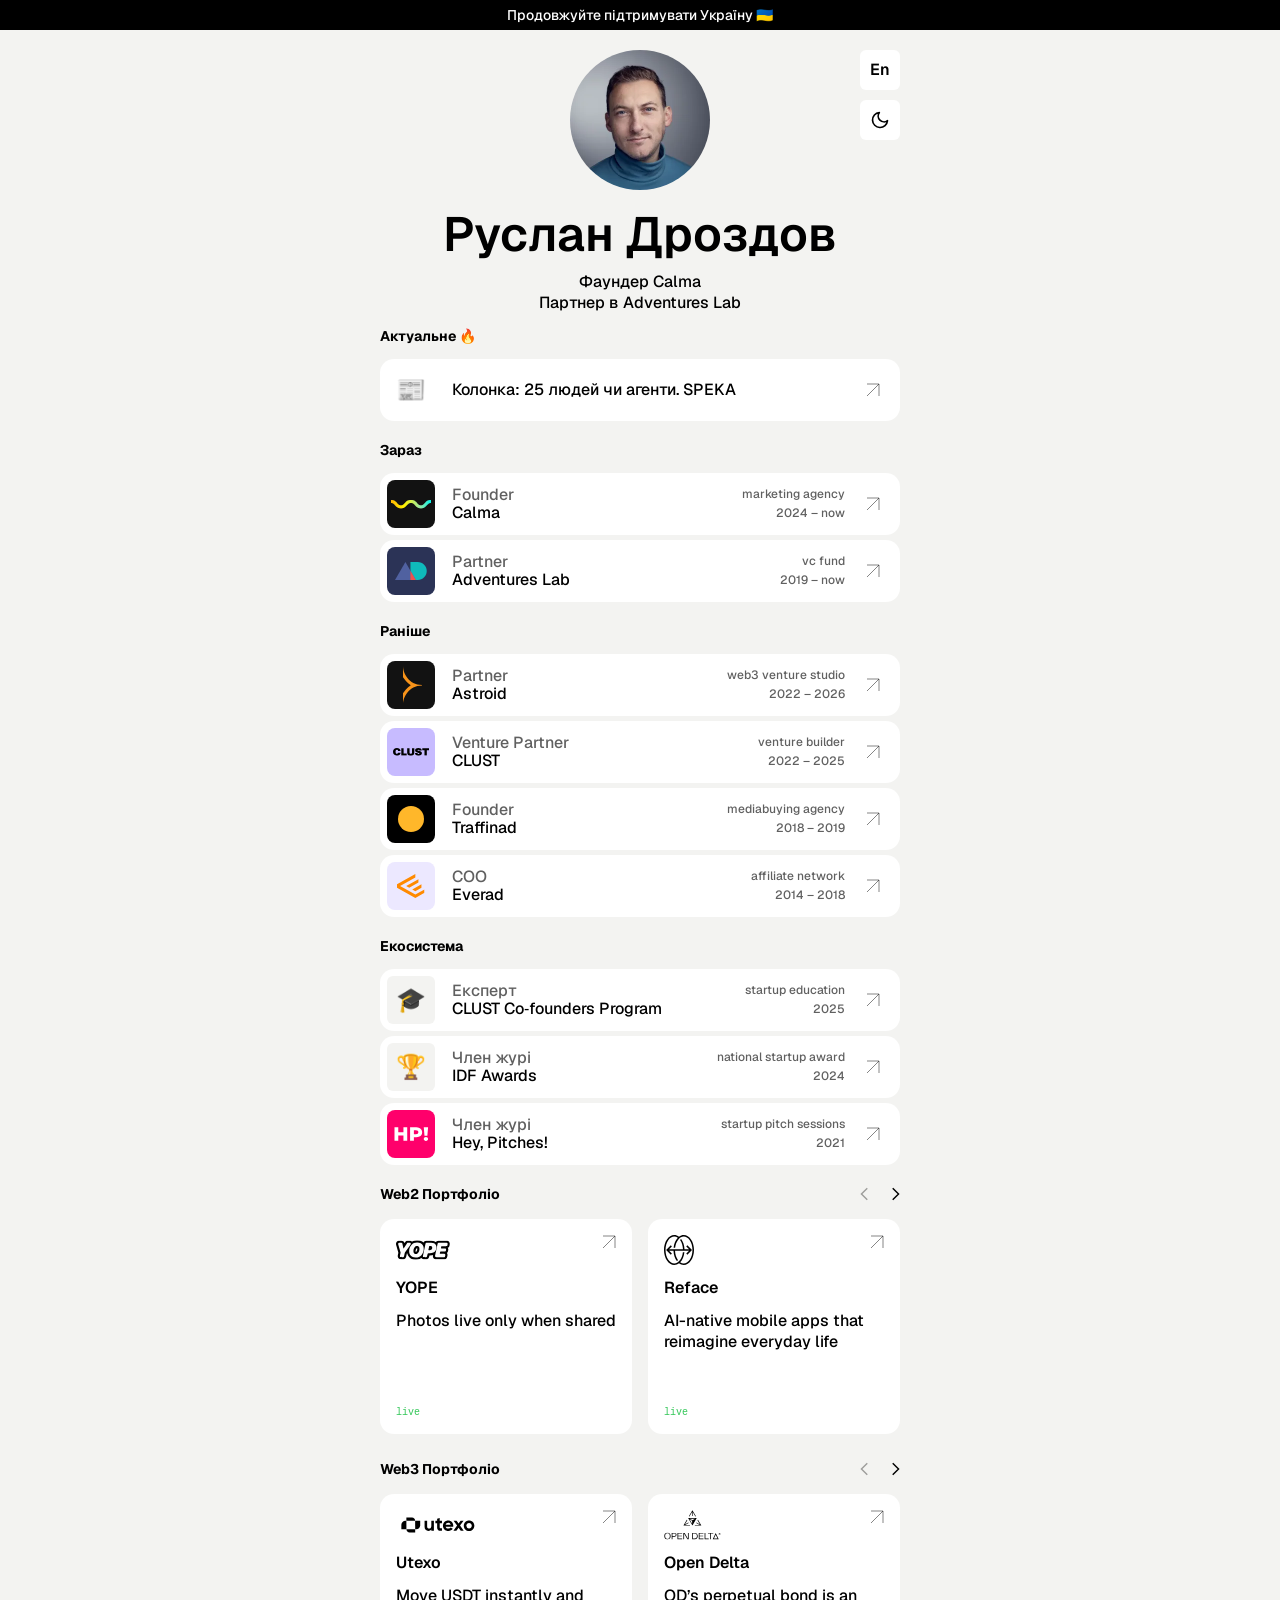
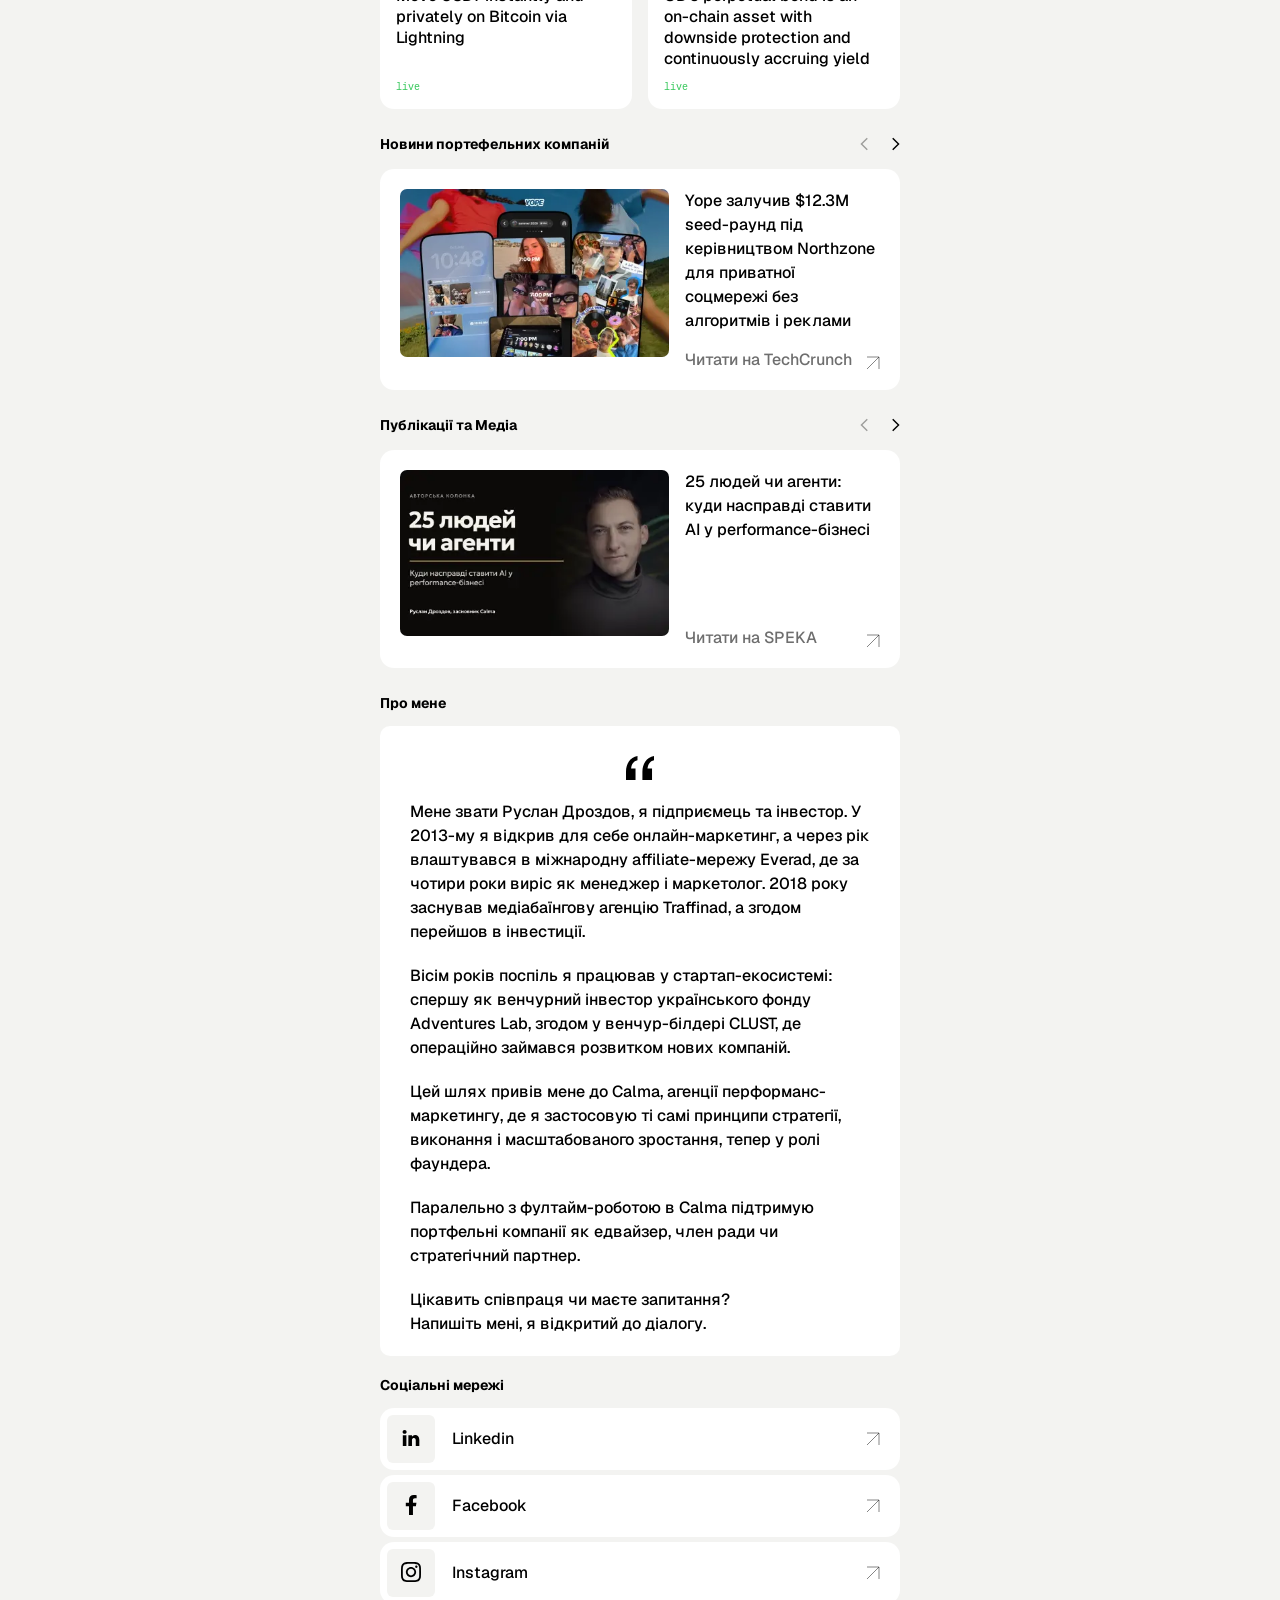
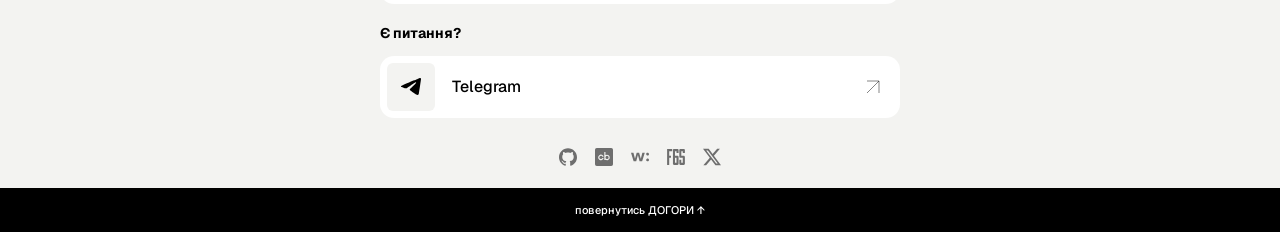
<file: ua/index.html>
<!doctype html>
<html lang="uk">
<head>
    <meta charset="UTF-8">
    <meta name="viewport" content="width=device-width, initial-scale=1">
    <meta http-equiv="X-UA-Compatible" content="ie=edge">
    <link rel="alternate" hreflang="en" href="https://drozdorus.com/" />
    <link rel="alternate" hreflang="uk" href="https://drozdorus.com/ua/" />
    <link rel="alternate" hreflang="x-default" href="https://drozdorus.com/" />
    <link rel="canonical" href="https://drozdorus.com/ua/" />
    <link rel="apple-touch-icon-precomposed" sizes="57x57" href="../img/favicon/apple-touch-icon-57x57.png" />
    <link rel="apple-touch-icon-precomposed" sizes="114x114" href="../img/favicon/apple-touch-icon-114x114.png" />
    <link rel="apple-touch-icon-precomposed" sizes="72x72" href="../img/favicon/apple-touch-icon-72x72.png" />
    <link rel="apple-touch-icon-precomposed" sizes="144x144" href="../img/favicon/apple-touch-icon-144x144.png" />
    <link rel="apple-touch-icon-precomposed" sizes="60x60" href="../img/favicon/apple-touch-icon-60x60.png" />
    <link rel="apple-touch-icon-precomposed" sizes="120x120" href="../img/favicon/apple-touch-icon-120x120.png" />
    <link rel="apple-touch-icon-precomposed" sizes="76x76" href="../img/favicon/apple-touch-icon-76x76.png" />
    <link rel="apple-touch-icon-precomposed" sizes="152x152" href="../img/favicon/apple-touch-icon-152x152.png" />
    <link rel="icon" type="image/png" href="../img/favicon/favicon-196x196.png" sizes="196x196" />
    <link rel="icon" type="image/png" href="../img/favicon/favicon-96x96.png" sizes="96x96" />
    <link rel="icon" type="image/png" href="../img/favicon/favicon-32x32.png" sizes="32x32" />
    <link rel="icon" type="image/png" href="../img/favicon/favicon-16x16.png" sizes="16x16" />
    <link rel="icon" type="image/png" href="../img/favicon/favicon-128.png" sizes="128x128" />
    <meta name="application-name" content="&nbsp;"/>
    <meta name="msapplication-TileColor" content="#FFFFFF" />
    <meta name="msapplication-TileImage" content="mstile-144x144.png" />
    <meta name="msapplication-square70x70logo" content="mstile-70x70.png" />
    <meta name="msapplication-square150x150logo" content="mstile-150x150.png" />
    <meta name="msapplication-wide310x150logo" content="mstile-310x150.png" />
    <meta name="msapplication-square310x310logo" content="mstile-310x310.png" />

    <!-- Primary Meta Tags -->
    <title>Руслан Дроздов: Фаундер Calma — Performance Marketing & Lead Generation | Партнер Adventures Lab</title>
    <meta name="title" content="Руслан Дроздов: Фаундер Calma — Performance Marketing & Lead Generation | Партнер Adventures Lab" />
    <meta name="description" content="Дроздов Руслан – фаундер Calma, агенції перформанс-лідогенерації у вертикалях страхування, home services та фінансів. Партнер венчурного фонду Adventures Lab." />

    <!-- Open Graph / Facebook -->
    <meta property="og:type" content="website" />
    <meta property="og:url" content="https://drozdorus.com/ua/" />
    <meta property="og:title" content="Руслан Дроздов: Фаундер Calma — Performance Marketing & Lead Generation | Партнер Adventures Lab" />
    <meta property="og:description" content="Дроздов Руслан – фаундер Calma, агенції перформанс-лідогенерації у вертикалях страхування, home services та фінансів. Партнер венчурного фонду Adventures Lab." />
    <meta property="og:image" content="https://drozdorus.com/img/ruslan-drozdov.jpg" />
    <meta property="og:image:width" content="880" />
    <meta property="og:image:height" content="880" />
    <meta property="og:image:alt" content="Руслан Дроздов" />

    <!-- Twitter -->
    <meta property="twitter:card" content="summary" />
    <meta property="twitter:url" content="https://drozdorus.com/ua/" />
    <meta property="twitter:title" content="Руслан Дроздов: Фаундер Calma — Performance Marketing & Lead Generation | Партнер Adventures Lab" />
    <meta property="twitter:description" content="Дроздов Руслан – фаундер Calma, агенції перформанс-лідогенерації у вертикалях страхування, home services та фінансів. Партнер венчурного фонду Adventures Lab." />
    <meta property="twitter:image" content="https://drozdorus.com/img/ruslan-drozdov.jpg" />

    <!-- Apply theme before CSS paints to avoid flash of wrong theme.
         Mirrors the logic in js/theme.js so the first paint already matches. -->
    <script>
    (function(){
      try {
        var stored = localStorage.getItem('theme-preference');
        var theme = (stored === 'dark' || stored === 'light')
          ? stored
          : (window.matchMedia && window.matchMedia('(prefers-color-scheme: dark)').matches ? 'dark' : 'light');
        document.documentElement.setAttribute('data-theme', theme);
      } catch (_) {}
    })();
    </script>

    <link rel="preload" href="../fonts/Geist-Variable-latin.woff2" as="font" type="font/woff2" crossorigin>
    <link rel="preload" href="../fonts/Geist-Variable-cyrillic.woff2" as="font" type="font/woff2" crossorigin>
    <link rel="stylesheet" href="../css/main.css?v=20261116a">

    <script type="application/ld+json">
    {
      "@context": "https://schema.org",
      "@graph": [
        {
          "@type": "ProfilePage",
          "@id": "https://drozdorus.com/ua/#webpage",
          "url": "https://drozdorus.com/ua/",
          "name": "Руслан Дроздов",
          "inLanguage": "uk",
          "primaryImageOfPage": { "@type": "ImageObject", "url": "https://drozdorus.com/img/ruslan-drozdov.jpg", "contentUrl": "https://drozdorus.com/img/ruslan-drozdov.jpg", "width": 880, "height": 880, "caption": "Руслан Дроздов" },
          "mainEntity": { "@id": "https://drozdorus.com/#person" }
        },
        {
      "@type": "Person",
      "@id": "https://drozdorus.com/#person",
      "mainEntityOfPage": { "@id": "https://drozdorus.com/ua/#webpage" },
      "name": "Руслан Дроздов",
      "alternateName": ["Ruslan Drozdov", "drozdorus"],
      "nationality": { "@type": "Country", "name": "Україна" },
      "url": "https://drozdorus.com/ua/",
      "image": { "@type": "ImageObject", "url": "https://drozdorus.com/img/ruslan-drozdov.jpg", "contentUrl": "https://drozdorus.com/img/ruslan-drozdov.jpg", "width": 880, "height": 880, "caption": "Руслан Дроздов" },
      "jobTitle": ["Фаундер Calma", "Партнер Adventures Lab"],
      "description": "Руслан Дроздов — фаундер Calma, агенції перформанс-лідогенерації у вертикалях страхування, home services та фінансів у США. Партнер венчурного фонду Adventures Lab.",
      "knowsAbout": ["перформанс-маркетинг", "лідогенерація", "венчурне інвестування", "побудова стартапів", "цифрова реклама", "страховий маркетинг", "афіліат-мережі"],
      "sameAs": [
        "https://www.wikidata.org/wiki/Q141973964",
        "https://www.linkedin.com/in/drozdorus/",
        "https://www.facebook.com/drozdorus/",
        "https://www.instagram.com/drozdorus",
        "https://t.me/drozdorus",
        "https://x.com/drozdorus",
        "https://www.crunchbase.com/person/ruslan-drozdov",
        "https://github.com/drozdorus",
        "https://wellfound.com/u/drozdorus",
        "https://www.f6s.com/drozdorus",
        "https://medium.com/@drozdorus",
        "https://local.foundation/profile/drozdorus",
        "https://local.foundation/ecosystem/ef54b9bd-0632-4556-bf1c-e0dbe42887a5",
        "https://cases.media/drozdorus/",
        "https://bigkyiv.com.ua/drozdov-ruslan-yevgenijovych/",
        "https://thepage.ua/ua/dossier/drozdov-ruslan",
        "https://vechirnij.kiev.ua/drozdov-ryslan/",
        "https://mc.today/uk/author/ruslan-drozdov/",
        "https://speka.ua/authors/ruslan.drozdov"
      ],
      "subjectOf": [
        {
          "@type": "Article",
          "headline": "25 людей чи агенти: куди насправді ставити AI у performance-бізнесі",
          "url": "https://speka.ua/business/25-lyudei-ci-agenti-kudi-naspravdi-staviti-ai-u-performance-biznesi-v4y0de",
          "inLanguage": "uk"
        },
        {
          "@type": "Article",
          "headline": "Партнерство в бізнесі: Руслан Дроздов про пошук кофаундера для стартапу",
          "url": "https://informator.ua/uk/partnerstvo-v-biznesi-ruslan-drozdov-pro-poshuk-kofaundera-dlya-startapu",
          "inLanguage": "uk"
        },
        {
          "@type": "Article",
          "headline": "Як знайти ідеального бізнес-партнера для стартапу: розповідає співзасновник Adventures Lab Руслан Дроздов",
          "url": "https://uspih.in.ua/ekskliuziv/iak-znajty-idealnoho-biznes-partnera-dlia-startapu-rozpovidaie-spivzasnovnyk-adventures-lab-ruslan-drozdov",
          "inLanguage": "uk"
        },
        {
          "@type": "NewsArticle",
          "headline": "Adventures Lab и Genesis бесплатно помогут украинским стартапам",
          "url": "https://mc.today/hey-pitches-adventures-lab-i-genesis-investments-besplatno-pomogut-ukrainskim-startapam/",
          "datePublished": "2021-07-14",
          "inLanguage": "ru",
          "about": { "@type": "EventSeries", "name": "Hey, Pitches!", "url": "https://heypitches.com/" }
        },
        {
          "@type": "Article",
          "headline": "Як не помилитися при виборі стартапу для інвестицій — розповідає кофаундер венчурного фонду Adventures Lab Руслан Дроздов",
          "url": "https://apostrophe.ua/company-news/kak-ne-oshibitsya-pri-vyibore-startapa-dlya-investitsiy--rasskazyivaet-kofaunder-venchurnogo-fonda-adventures-lab-ruslan-drozdov.html",
          "inLanguage": "uk"
        }
      ],
      "worksFor": [
        { "@type": "Organization", "name": "Calma", "url": "https://calma.io/" },
        { "@type": "Organization", "name": "Adventures Lab", "url": "https://adventureslab.vc/" }
      ]
        }
      ]
    }
    </script>

    <!-- Google Tag Manager -->
    <script>(function(w,d,s,l,i){w[l]=w[l]||[];w[l].push({'gtm.start':
    new Date().getTime(),event:'gtm.js'});var f=d.getElementsByTagName(s)[0],
    j=d.createElement(s),dl=l!='dataLayer'?'&l='+l:'';j.async=true;j.src=
    'https://www.googletagmanager.com/gtm.js?id='+i+dl;f.parentNode.insertBefore(j,f);
    })(window,document,'script','dataLayer','GTM-5PTHHBV8');</script>
    <!-- End Google Tag Manager -->
</head>
<body>
    <!-- Google Tag Manager (noscript) -->
    <noscript><iframe src="https://www.googletagmanager.com/ns.html?id=GTM-5PTHHBV8"
    height="0" width="0" style="display:none;visibility:hidden"></iframe></noscript>
    <!-- End Google Tag Manager (noscript) -->
<main class="main" id="top">
        <div class="main__banner"><a target="_blank" rel="noopener noreferrer" href="https://u24.gov.ua/">Продовжуйте підтримувати Україну 🇺🇦</a></div>
    <div class="main__container" id="container">
        <div class="user">
            <button class="user__theme" id="themeToggle" aria-label="Toggle theme">
                <svg class="theme-icon sun-icon" width="20" height="20" viewBox="0 0 24 24" fill="none" stroke="currentColor" stroke-width="2" stroke-linecap="round" stroke-linejoin="round">
                    <circle cx="12" cy="12" r="5"></circle>
                    <line x1="12" y1="1" x2="12" y2="3"></line>
                    <line x1="12" y1="21" x2="12" y2="23"></line>
                    <line x1="4.22" y1="4.22" x2="5.64" y2="5.64"></line>
                    <line x1="18.36" y1="18.36" x2="19.78" y2="19.78"></line>
                    <line x1="1" y1="12" x2="3" y2="12"></line>
                    <line x1="21" y1="12" x2="23" y2="12"></line>
                    <line x1="4.22" y1="19.78" x2="5.64" y2="18.36"></line>
                    <line x1="18.36" y1="5.64" x2="19.78" y2="4.22"></line>
                </svg>
                <svg class="theme-icon moon-icon" width="20" height="20" viewBox="0 0 24 24" fill="none" stroke="currentColor" stroke-width="2" stroke-linecap="round" stroke-linejoin="round">
                    <path d="M21 12.79A9 9 0 1 1 11.21 3 7 7 0 0 0 21 12.79z"></path>
                </svg>
            </button>
            <a class="user__lang" href="../">En</a>
            <div class="user__photo">
                <picture><source type="image/webp" srcset="../img/ruslan-drozdov-280.webp 280w, ../img/ruslan-drozdov-420.webp 420w" sizes="140px"><img src="../img/ruslan-drozdov.jpg" alt="Руслан Дроздов" width="880" height="880" fetchpriority="high"></picture>
            </div>
            <h1 class="user__name">Руслан Дроздов</h1>
            <div class="user__position">Фаундер Calma<br />Партнер в Adventures Lab</div>
        </div>
        <div class="media">
            <h2 class="media__title">Актуальне 🔥</h2>
            <a target="_blank" rel="noopener noreferrer" href="https://speka.ua/business/25-lyudei-ci-agenti-kudi-naspravdi-staviti-ai-u-performance-biznesi-v4y0de" class="media__item">
                <span class="media__icon"><span class="media__text-icon">📰</span></span>
                <span class="media__text">Колонка: 25 людей чи агенти. SPEKA</span>
            </a>
        </div>
        <div class="media">
            <h2 class="media__title">Зараз</h2>
            <a  target="_blank" rel="noopener noreferrer" href="https://calma.io/" class="media__item">
                <span class="media__icon"><img src="../img/calma.svg" alt="Calma"></span>
                <span class="media__text"><i class="gray">Founder</i>Calma</span>
                <span class="media__meta"><span class="media__description">marketing agency</span><span class="media__year">2024 – now</span></span>
            </a>
            <a  target="_blank" rel="noopener noreferrer" href="https://adventureslab.vc/" class="media__item">
                <span class="media__icon"><img src="../img/ad.svg" alt="Adventures Lab"></span>
                <span class="media__text"><i class="gray">Partner</i>Adventures Lab</span>
                <span class="media__meta"><span class="media__description">vc fund</span><span class="media__year">2019 – now</span></span>
            </a>
        </div>
        <div class="media">
            <h2 class="media__title">Раніше</h2>
            <a target="_blank" rel="noopener noreferrer" href="https://astroid.xyz/" class="media__item">
                <span class="media__icon"><img src="../img/ast.svg" alt="Astroid"></span>
                <span class="media__text"><i class="gray">Partner</i>Astroid</span>
                <span class="media__meta"><span class="media__description">web3 venture studio</span><span class="media__year">2022 – 2026</span></span>
            </a>
            <a target="_blank" rel="noopener noreferrer" href="https://clust.team/" class="media__item">
                <span class="media__icon"><img src="../img/clust.svg" alt="CLUST"></span>
                <span class="media__text"><i class="gray">Venture Partner</i>CLUST</span>
                <span class="media__meta"><span class="media__description">venture builder</span><span class="media__year">2022 – 2025</span></span>
            </a>
            <a target="_blank" rel="noopener noreferrer" href="https://traffinad.com/" class="media__item">
                <span class="media__icon"><img src="../img/circ.svg" alt="Traffinad"></span>
                <span class="media__text"><i class="gray">Founder</i>Traffinad</span>
                <span class="media__meta"><span class="media__description">mediabuying agency</span><span class="media__year">2018 – 2019</span></span>
            </a>
            <a target="_blank" rel="noopener noreferrer" href="https://everad.com/" class="media__item">
                <span class="media__icon"><img src="../img/ev.svg" alt="Everad"></span>
                <span class="media__text"><i class="gray">COO</i>Everad</span>
                <span class="media__meta"><span class="media__description">affiliate network</span><span class="media__year">2014 – 2018</span></span>
            </a>
        </div>
        <div class="media">
            <h2 class="media__title">Екосистема</h2>
            <a target="_blank" rel="noopener noreferrer" href="https://clust.team/co-founders-program/" class="media__item">
                <span class="media__icon bg"><span class="media__text-icon">🎓</span></span>
                <span class="media__text"><i class="gray">Експерт</i>CLUST Co&#8209;founders Program</span>
                <span class="media__meta"><span class="media__description">startup education</span><span class="media__year">2025</span></span>
            </a>
            <a target="_blank" rel="noopener noreferrer" href="https://usf.com.ua/en/?p=23957" class="media__item">
                <span class="media__icon bg"><span class="media__text-icon">🏆</span></span>
                <span class="media__text"><i class="gray">Член журі</i>IDF Awards</span>
                <span class="media__meta"><span class="media__description">national startup award</span><span class="media__year">2024</span></span>
            </a>
            <a target="_blank" rel="noopener" href="https://heypitches.com/" class="media__item">
                <span class="media__icon"><img src="../img/heypitches.svg" alt="Hey, Pitches!"></span>
                <span class="media__text"><i class="gray">Член журі</i>Hey, Pitches!</span>
                <span class="media__meta"><span class="media__description">startup pitch sessions</span><span class="media__year">2021</span></span>
            </a>
        </div>



        
        <h2 class="media__title slider--opt">Web2 Портфоліо</h2>
    </div>
</main>


<div class="media slide">
    <div class="media__container">
        <ul class="slider web-slider">
            <li class="slider__item">
                <a class="web-slider__link" target="_blank" rel="noopener noreferrer" href="https://yope.app/">
                    <img src="../img/i6.svg" alt="YOPE logo" class="slider__icon">
                    <p class="slider__name">YOPE</p>
                    <p class="slider__info">Photos live only when shared</p>
                    <p class="slider__status slider__status--live">live</p>
                </a>
            </li>
            <li class="slider__item">
                <a class="web-slider__link" target="_blank" rel="noopener noreferrer" href="https://reface.ai/">
                    <img src="../img/i1.svg" alt="Reface logo" class="slider__icon">
                    <p class="slider__name">Reface</p>
                    <p class="slider__info">AI-native mobile apps that reimagine everyday life</p>
                    <p class="slider__status slider__status--live">live</p>
                </a>
            </li>
            <li class="slider__item">
                <a class="web-slider__link" target="_blank" rel="noopener noreferrer" href="https://onenotary.com/">
                    <img src="../img/i2.svg" alt="OneNotary logo" class="slider__icon">
                    <p class="slider__name">OneNotary</p>
                    <p class="slider__info">24/7 online notarization — legal, fast, secure</p>
                    <p class="slider__status slider__status--live">live</p>
                </a>
            </li>
            <li class="slider__item">
                <a class="web-slider__link" target="_blank" rel="noopener noreferrer" href="https://www.deckrobot.com/">
                    <img src="../img/dr.svg" alt="DeckRobot logo" class="slider__icon">
                    <p class="slider__name">DeckRobot</p>
                    <p class="slider__info">Get your branded slides in one click with AI</p>
                    <p class="slider__status slider__status--live">live</p>
                </a>
            </li>
            <li class="slider__item">
                <a class="web-slider__link" target="_blank" rel="noopener noreferrer" href="https://pibox.com/">
                    <img src="../img/pi.svg" alt="Pibox logo" class="slider__icon">
                    <p class="slider__name">Pibox</p>
                    <p class="slider__info">Finalize your audio and video projects faster than ever</p>
                    <p class="slider__status slider__status--live">live</p>
                </a>
            </li>
            <li class="slider__item slider__item--inactive">
                <div class="web-slider__link">
                    <img src="../img/i3.svg" alt="Narrative BI logo" class="slider__icon">
                    <p class="slider__name">Narrative BI</p>
                    <p class="slider__info">Automated insights from marketing data. All sources in one place, zero coding</p>
                    <p class="slider__status">closed</p>
                </div>
            </li>
        </ul>
        <button type="button" class="carousel__arrow carousel__arrow--prev" data-carousel-prev aria-label="Попередній"></button>
        <button type="button" class="carousel__arrow carousel__arrow--next" data-carousel-next aria-label="Наступний"></button>
    </div>
</div>
<div class="main">
    <div class="main__container">
        <h2 class="media__title slider--opt">Web3 Портфоліо</h2>
    </div>
</div>

<div class="media slide">
    <div class="media__container">
        <ul class="slider web-slider">
            <li class="slider__item">
                <a class="web-slider__link" target="_blank" rel="noopener noreferrer" href="https://utexo.com/">
                    <img src="../img/utexo.svg" alt="Utexo logo" class="slider__icon">
                    <p class="slider__name">Utexo</p>
                    <p class="slider__info">Move USDT instantly and privately on Bitcoin via Lightning</p>
                    <p class="slider__status slider__status--live">live</p>
                </a>
            </li>
            <li class="slider__item">
                <a class="web-slider__link" target="_blank" rel="noopener noreferrer" href="https://www.opendelta.com/">
                    <img src="../img/i4.svg" alt="Open Delta logo" class="slider__icon">
                    <p class="slider__name">Open Delta</p>
                    <p class="slider__info">OD’s perpetual bond is an on-chain asset with downside protection and continuously accruing yield</p>
                    <p class="slider__status slider__status--live">live</p>
                </a>
            </li>
            <li class="slider__item slider__item--inactive">
                <div class="web-slider__link">
                    <img src="../img/i7.svg" alt="ThunderStack logo" class="slider__icon">
                    <p class="slider__name">ThunderStack</p>
                    <p class="slider__info">Enables users to efficiently run and manage RGB Lightning Network Infrastructure</p>
                    <p class="slider__status">acquired</p>
                </div>
            </li>
            <li class="slider__item slider__item--inactive">
                <div class="web-slider__link">
                    <img src="../img/ltv.svg" alt="LTV Protocol logo" class="slider__icon">
                    <p class="slider__name">LTV Protocol</p>
                    <p class="slider__info">The first-ever wave of curatorless tokenized leverage vaults</p>
                    <p class="slider__status">acquired</p>
                </div>
            </li>
            <li class="slider__item slider__item--inactive">
                <div class="web-slider__link">
                    <img src="../img/i5.svg" alt="Stroom logo" class="slider__icon">
                    <p class="slider__name">Stroom</p>
                    <p class="slider__info">Bitcoin liquid staking in Lightning Network</p>
                    <p class="slider__status">closed</p>
                </div>
            </li>
        </ul>
        <button type="button" class="carousel__arrow carousel__arrow--prev" data-carousel-prev aria-label="Попередній"></button>
        <button type="button" class="carousel__arrow carousel__arrow--next" data-carousel-next aria-label="Наступний"></button>
    </div>
</div>

<div class="main">
    <div class="main__container">
        <h2 class="media__title slider--opt">Новини портефельних компаній</h2>
        <div class="media slide">
            <div class="media__container">
                <ul class="slider portfolio">
                    <li class="slider__item">
                        <a target="_blank" rel="noopener noreferrer" href="https://techcrunch.com/2026/07/22/yope-raises-12-3m-to-build-a-private-social-network-without-algorithms-or-ads/" class="slider__link">
                            <img src="../img/news14.webp" srcset="../img/news14-400.webp 400w, ../img/news14.webp 800w" sizes="(max-width: 400px) 90vw, 352px" alt="Yope raises $12.3M to build a private social network without algorithms or ads" class="slider__picture" width="800" height="500" loading="lazy" decoding="async">
                            <span class="slider__box">
                                <span class="slider__text">Yope залучив $12.3M seed-раунд під керівництвом Northzone для приватної соцмережі без алгоритмів і реклами</span>
                                <span class="slider__href">Читати на TechCrunch</span>
                            </span>
                        </a>
                    </li>
                    <li class="slider__item">
                        <a target="_blank" rel="noopener noreferrer" href="https://bitcoinmagazine.com/news/utexo-raises-7-5m-to-launch-bitcoin" class="slider__link">
                            <img src="../img/news13.webp" srcset="../img/news13-400.webp 400w, ../img/news13.webp 800w" sizes="(max-width: 400px) 90vw, 352px" alt="Utexo raises $7.5M to bring USDT back home on Bitcoin" class="slider__picture" width="800" height="444" loading="lazy" decoding="async">
                            <span class="slider__box">
                                <span class="slider__text">Utexo залучив $7.5M для запуску USDT на Bitcoin</span>
                                <span class="slider__href">Читати на Bitcoin Magazine</span>
                            </span>
                        </a>
                    </li>
                    <li class="slider__item">
                        <a target="_blank" rel="noopener noreferrer" href="https://www.nansen.ai/post/nx8-a-tokenized-layer-1-index-built-for-the-future-of-finance" class="slider__link">
                            <img src="../img/news12.webp" srcset="../img/news12-400.webp 400w, ../img/news12.webp 800w" sizes="(max-width: 400px) 90vw, 352px" alt="OpenDelta and Nansen introduce NX8 tokenized Layer-1 index" class="slider__picture" width="800" height="450" loading="lazy" decoding="async">
                            <span class="slider__box">
                                <span class="slider__text">OpenDelta підписала стратегіче партнерство з Nansen для запуску NX8 — токенізованого layer-1 індексу</span>
                                <span class="slider__href">Читати на Nansen.ai</span>
                            </span>
                        </a>
                    </li>
                    <li class="slider__item">
                        <a target="_blank" rel="noopener noreferrer" href="https://www.founderstoday.news/reface-secures-over-15m-growth-capital/" class="slider__link">
                            <img src="../img/news11.webp" srcset="../img/news11-400.webp 400w, ../img/news11.webp 800w" sizes="(max-width: 400px) 90vw, 352px" alt="Reface secures €15.2 million in non-dilutive funding" class="slider__picture" width="800" height="495" loading="lazy" decoding="async">
                            <span class="slider__box">
                                <span class="slider__text">Reface залучив 15.2М євро в non-dilutive раунді інвестицій</span>
                                <span class="slider__href">Читати на FoundersToday</span>
                            </span>
                        </a>
                    </li>
                    <li class="slider__item">
                        <a target="_blank" rel="noopener noreferrer" href="https://clust.team/co-founders-program/" class="slider__link">
                            <img src="../img/news10.webp" srcset="../img/news10-400.webp 400w, ../img/news10.webp 800w" sizes="(max-width: 400px) 90vw, 352px" alt="CLUST announces educational program for Startup Founders" class="slider__picture" width="800" height="495" loading="lazy" decoding="async">
                            <span class="slider__box">
                                <span class="slider__text">CLUST запустив освітню програму для фаундерів стартапів</span>
                                <span class="slider__href">Читати на CLUST</span>
                            </span>
                        </a>
                    </li>
                    <li class="slider__item">
                        <a target="_blank" rel="noopener noreferrer" href="https://www.village.com.ua/village/city/city-news/347173-u-kpi-vidkrili-pershe-v-ukrayini-smartukrittya-dlya-studentiv" class="slider__link">
                            <img src="../img/news15.webp" srcset="../img/news15-400.webp 400w, ../img/news15.webp 800w" sizes="(max-width: 400px) 90vw, 352px" alt="Clust Space, Ukraine's first smart shelter for students at KPI" class="slider__picture" width="800" height="500" loading="lazy" decoding="async">
                            <span class="slider__box">
                                <span class="slider__text">CLUST збудував Clust Space у КПІ, перше в Україні смарт-укриття і коворкінг для студентів (січень 2024)</span>
                                <span class="slider__href">Читати на The Village</span>
                            </span>
                        </a>
                    </li>
                    <li class="slider__item">
                        <a target="_blank" rel="noopener noreferrer" href="https://www.theblock.co/post/368113/opendelta-launches-og30-the-crypto-market-in-one-token" class="slider__link">
                            <img src="../img/news9.webp" srcset="../img/news9-400.webp 400w, ../img/news9.webp 800w" sizes="(max-width: 400px) 90vw, 352px" alt="OpenDelta Launches OG30 – The Crypto Market in One Token" class="slider__picture" width="800" height="452" loading="lazy" decoding="async">
                            <span class="slider__box">
                                <span class="slider__text">OpenDelta випустили OG30 – Крипторинок в одному токені</span>
                                <span class="slider__href">Читати на TheBlock</span>
                            </span>
                        </a>
                    </li>
                    <li class="slider__item">
                        <a target="_blank" rel="noopener noreferrer" href="https://www.theblock.co/post/345884/opendelta-index-products-to-launch-in-partnership-with-gmci" class="slider__link">
                            <img src="../img/news8.webp" srcset="../img/news8-400.webp 400w, ../img/news8.webp 800w" sizes="(max-width: 400px) 90vw, 352px" alt="OpenDelta Index Products launch in partnership with GMCI" class="slider__picture" width="800" height="495" loading="lazy" decoding="async">
                            <span class="slider__box">
                                <span class="slider__text">OpenDelta запускає Index Продукти в партнерстві з GMCI</span>
                                <span class="slider__href">Читати на TheBlock</span>
                            </span>
                        </a>
                    </li>
                    <li class="slider__item">
                        <a target="_blank" rel="noopener noreferrer" href="https://techcrunch.com/2025/02/24/yope-is-sparking-genz-and-vc-interest-with-an-instagram-like-app-for-private-groups/" class="slider__link">
                            <img src="../img/news7.webp" srcset="../img/news7-400.webp 400w, ../img/news7.webp 800w" sizes="(max-width: 400px) 90vw, 352px" alt="Yope raises seed round at $50M valuation" class="slider__picture" width="800" height="495" loading="lazy" decoding="async">
                            <span class="slider__box">
                                <span class="slider__text">Yope залучив seed-раунд інвестицій по оцінці $50M</span>
                                <span class="slider__href">Читати на TechCrunch</span>
                            </span>
                        </a>
                    </li>
                    <li class="slider__item">
                        <a target="_blank" rel="noopener noreferrer" href="https://atlas21.com/fulgur-ventures-and-tether-invest-in-a-company-dedicated-to-rgb-development/" class="slider__link">
                            <img src="../img/news6.webp" srcset="../img/news6-400.webp 400w, ../img/news6.webp 800w" sizes="(max-width: 400px) 90vw, 352px" alt="ThunderStack attracts investments from Tether and Fulgur Ventures" class="slider__picture" width="800" height="495" loading="lazy" decoding="async">
                            <span class="slider__box">
                                <span class="slider__text">ThunderStack залучив інвестиції від Tether та Fulgur Ventures</span>
                                <span class="slider__href">Читати на atlas21</span>
                            </span>
                        </a>
                    </li>
                    <li class="slider__item">
                        <a target="_blank" rel="noopener noreferrer" href="https://x.com/ltvprotocol/status/1846965341899182268" class="slider__link">
                            <img src="../img/news4.webp" srcset="../img/news4-400.webp 400w, ../img/news4.webp 800w" sizes="(max-width: 400px) 90vw, 352px" alt="LTV Protocol publishes paper about curatorless vaults" class="slider__picture" width="800" height="495" loading="lazy" decoding="async">
                            <span class="slider__box">
                                <span class="slider__text">LTV Protocol опублікували грунтовну наукову роботу</span>
                                <span class="slider__href">Читати на X</span>
                            </span>
                        </a>
                    </li>
                    <li class="slider__item">
                        <a target="_blank" rel="noopener noreferrer" href="https://www.coindesk.com/business/2024/04/26/bitcoin-linked-stablecoin-firm-opendelta-raises-25m/" class="slider__link">
                            <img src="../img/news3.webp" srcset="../img/news3-400.webp 400w, ../img/news3.webp 800w" sizes="(max-width: 400px) 90vw, 352px" alt="OpenDelta raises $2.5M led by 6th Man Ventures" class="slider__picture" width="800" height="495" loading="lazy" decoding="async">
                            <span class="slider__box">
                                <span class="slider__text">OpenDelta закрила раунд інвестицій на $2.5M, лід-інвестор 6th Man Ventures</span>
                                <span class="slider__href">Читати на CoinDesk</span>
                            </span>
                        </a>
                    </li>
                    <li class="slider__item">
                        <a target="_blank" rel="noopener noreferrer" href="https://www.businesswire.com/news/home/20240326274642/en/OneNotary-Raises-5-Million-Series-A-%E2%80%94-Enters-Partnership-with-DocuSign" class="slider__link">
                            <img src="../img/news1.webp" srcset="../img/news1-400.webp 400w, ../img/news1.webp 800w" sizes="(max-width: 400px) 90vw, 352px" alt="OneNotary raises $5M Series A from Jackson Square Ventures and DocuSign Founder" class="slider__picture" width="800" height="495" loading="lazy" decoding="async">
                            <span class="slider__box">
                                <span class="slider__text">OneNotary зібрав $5M в Series A раунді інвестицій від Jackson Square Ventures та Фаундера DocuSign</span>
                                <span class="slider__href">Читати на businesswire</span>
                            </span>
                        </a>
                    </li>
                    <li class="slider__item">
                        <a target="_blank" rel="noopener noreferrer" href="https://www.theblock.co/post/248104/stroom-raise-bitcoin-liquid-staking-lightning-network" class="slider__link">
                            <img src="../img/news2.webp" srcset="../img/news2-400.webp 400w, ../img/news2.webp 800w" sizes="(max-width: 400px) 90vw, 352px" alt="Stroom Network raises $3.5M to launch Bitcoin liquid staking on Lightning" class="slider__picture" width="800" height="495" loading="lazy" decoding="async">
                            <span class="slider__box">
                                <span class="slider__text">Stroom Network підняв $3.5 мільйони від фонду Greenfield та інших, для запуска ліквідного стейкінга Bitcoin в мережі Lignting</span>
                                <span class="slider__href">Читати на TheBlock</span>
                            </span>
                        </a>
                    </li>
                </ul>
                <button type="button" class="carousel__arrow carousel__arrow--prev" data-carousel-prev aria-label="Попередній"></button>
                <button type="button" class="carousel__arrow carousel__arrow--next" data-carousel-next aria-label="Наступний"></button>
            </div>
        </div>
    </div>
</div>

<div class="main">
    <div class="main__container">
        <h2 class="media__title slider--opt">Публікації та Медіа</h2>
        <div class="media slide">
            <div class="media__container">
                <ul class="slider portfolio">
                    <li class="slider__item">
                        <a target="_blank" rel="noopener noreferrer" href="https://speka.ua/business/25-lyudei-ci-agenti-kudi-naspravdi-staviti-ai-u-performance-biznesi-v4y0de" class="slider__link">
                            <img src="../img/media13.webp" srcset="../img/media13-400.webp 400w, ../img/media13.webp 800w" sizes="(max-width: 400px) 90vw, 352px" alt="25 людей чи агенти: куди насправді ставити AI у performance-бізнесі – Руслан Дроздов, SPEKA" class="slider__picture" width="800" height="495" loading="lazy" decoding="async">
                            <span class="slider__box">
                                <span class="slider__text">25 людей чи агенти: куди насправді ставити AI у performance-бізнесі</span>
                                <span class="slider__href">Читати на SPEKA</span>
                            </span>
                        </a>
                    </li>
                    <li class="slider__item">
                        <a target="_blank" rel="noopener noreferrer" href="https://speka.ua/business/podatok-na-fomo-comu-steziti-za-koznim-ai-relizom-dorozce-niz-zdajetsya-vmd15n" class="slider__link">
                            <img src="../img/media12.webp" srcset="../img/media12-400.webp 400w, ../img/media12.webp 800w" sizes="(max-width: 400px) 90vw, 352px" alt="Податок на FOMO: чому стежити за кожним AI-релізом дорожче, ніж здається – Руслан Дроздов, SPEKA" class="slider__picture" width="800" height="495" loading="lazy" decoding="async">
                            <span class="slider__box">
                                <span class="slider__text">Податок на FOMO: чому стежити за кожним AI-релізом дорожче, ніж здається</span>
                                <span class="slider__href">Читати на SPEKA</span>
                            </span>
                        </a>
                    </li>
                    <li class="slider__item">
                        <a target="_blank" rel="noopener noreferrer" href="https://ai-ei.org/ai-horizon-journal-4th-edition-july-2026/" class="slider__link">
                            <img src="../img/media8.webp" srcset="../img/media8-400.webp 400w, ../img/media8.webp 800w" sizes="(max-width: 400px) 90vw, 352px" alt="The FOMO Tax: How AI Tool-Chasing Became the New Productivity Trap – AI Horizon Journal" class="slider__picture" width="800" height="495" loading="lazy" decoding="async">
                            <span class="slider__box">
                                <span class="slider__text">The FOMO Tax: колонка про те, як гонитва за AI-інструментами стала новою пасткою продуктивності</span>
                                <span class="slider__href">Читати в AI Horizon Journal</span>
                            </span>
                        </a>
                    </li>
                    <li class="slider__item">
                        <a target="_blank" rel="noopener noreferrer" href="https://informator.ua/uk/partnerstvo-v-biznesi-ruslan-drozdov-pro-poshuk-kofaundera-dlya-startapu" class="slider__link">
                            <img src="../img/media9.webp" srcset="../img/media9-400.webp 400w, ../img/media9.webp 800w" sizes="(max-width: 400px) 90vw, 352px" alt="Business partnership: how to find a co-founder for your startup – Informator" class="slider__picture" width="800" height="495" loading="lazy" decoding="async">
                            <span class="slider__box">
                                <span class="slider__text">Партнерство в бізнесі: про пошук кофаундера для стартапу</span>
                                <span class="slider__href">Читати на Informator</span>
                            </span>
                        </a>
                    </li>
                    <li class="slider__item">
                        <a target="_blank" rel="noopener noreferrer" href="https://uspih.in.ua/ekskliuziv/iak-znajty-idealnoho-biznes-partnera-dlia-startapu-rozpovidaie-spivzasnovnyk-adventures-lab-ruslan-drozdov" class="slider__link">
                            <img src="../img/media10.webp" srcset="../img/media10-400.webp 400w, ../img/media10.webp 800w" sizes="(max-width: 400px) 90vw, 352px" alt="How to find the perfect business partner for a startup – Uspih" class="slider__picture" width="800" height="495" loading="lazy" decoding="async">
                            <span class="slider__box">
                                <span class="slider__text">Як знайти ідеального бізнес-партнера для стартапу</span>
                                <span class="slider__href">Читати на Uspih</span>
                            </span>
                        </a>
                    </li>
                    <li class="slider__item">
                        <a target="_blank" rel="noopener noreferrer" href="https://apostrophe.ua/company-news/kak-ne-oshibitsya-pri-vyibore-startapa-dlya-investitsiy--rasskazyivaet-kofaunder-venchurnogo-fonda-adventures-lab-ruslan-drozdov.html" class="slider__link">
                            <img src="../img/media11.webp" srcset="../img/media11-400.webp 400w, ../img/media11.webp 800w" sizes="(max-width: 400px) 90vw, 352px" alt="How to avoid mistakes when choosing a startup to invest in – Apostrophe" class="slider__picture" width="800" height="495" loading="lazy" decoding="async">
                            <span class="slider__box">
                                <span class="slider__text">Як не помилитися при виборі стартапу для інвестицій</span>
                                <span class="slider__href">Читати на Apostrophe</span>
                            </span>
                        </a>
                    </li>
                    <li class="slider__item">
                        <a target="_blank" rel="noopener noreferrer" href="https://mc.today/uk/yakih-pomilok-pripuskayutsya-startaperi-v-adventures-lab-spalah-i-spirio-podililis-dumkami/" class="slider__link">
                            <img src="../img/media7.webp" srcset="../img/media7-400.webp 400w, ../img/media7.webp 800w" sizes="(max-width: 400px) 90vw, 352px" alt="The most popular mistakes startups make – MC.today" class="slider__picture" width="800" height="495" loading="lazy" decoding="async">
                            <span class="slider__box">
                                <span class="slider__text">Найбільш популярні помилки стартапів, що допускають фаундери на своєму шляху</span>
                                <span class="slider__href">Читати на MC.today</span>
                            </span>
                        </a>
                    </li>
                    <li class="slider__item">
                        <a target="_blank" rel="noopener noreferrer" href="https://mc.today/uk/yakih-startapiv-ne-vistachaye-v-ukrayini-ta-yaki-nishi-budut-najperspektivnishimi-venchur-bilderi/" class="slider__link">
                            <img src="../img/media6.webp" srcset="../img/media6-400.webp 400w, ../img/media6.webp 800w" sizes="(max-width: 400px) 90vw, 352px" alt="Perspective startup niches for 2025 – MC.today" class="slider__picture" width="800" height="495" loading="lazy" decoding="async">
                            <span class="slider__box">
                                <span class="slider__text">Перспективні ніші стартапів на 2025 рік</span>
                                <span class="slider__href">Читати на MC.today</span>
                            </span>
                        </a>
                    </li>
                    <li class="slider__item">
                        <a target="_blank" rel="noopener noreferrer" href="https://mc.today/uk/beholder-mark-i-ne-tilki-venchur-bilderi-nazvali-ukrayinski-startapi-yaki-yih-vrazili-u-2024-mu/" class="slider__link">
                            <img src="../img/media5.webp" srcset="../img/media5-400.webp 400w, ../img/media5.webp 800w" sizes="(max-width: 400px) 90vw, 352px" alt="The most attractive Ukrainian Startups in 2024 – MC.today" class="slider__picture" width="800" height="495" loading="lazy" decoding="async">
                            <span class="slider__box">
                                <span class="slider__text">Найцікавіші українські стартапи 2024 року</span>
                                <span class="slider__href">Читати на MC.today</span>
                            </span>
                        </a>
                    </li>
                    <li class="slider__item">
                        <a target="_blank" rel="noopener noreferrer" href="https://speka.media/nepopulyarni-freimvorki-yaki-pidvishhat-efektivnist-upravlinnya-biznesom-pk423d" class="slider__link">
                            <img src="../img/media4.webp" srcset="../img/media4-400.webp 400w, ../img/media4.webp 800w" sizes="(max-width: 400px) 90vw, 352px" alt="Unpopular frameworks to empower productivity – Speka" class="slider__picture" width="800" height="495" loading="lazy" decoding="async">
                            <span class="slider__box">
                                <span class="slider__text">Непопулярні фреймворки, які підвищать ефективність управління бізнесом</span>
                                <span class="slider__href">Читати на Speka</span>
                            </span>
                        </a>
                    </li>
                    <li class="slider__item">
                        <a target="_blank" rel="noopener noreferrer" href="https://mc.today/uk/blogs/vijna-yak-katalizator-zmin-perehid-vid-venchurnogo-investuvannya-do-venchur-bildyngu-ruslan-drozdov/" class="slider__link">
                            <img src="../img/media3.webp" srcset="../img/media3-400.webp 400w, ../img/media3.webp 800w" sizes="(max-width: 400px) 90vw, 352px" alt="Transition from venture investing to venture building – MC.today" class="slider__picture" width="800" height="495" loading="lazy" decoding="async">
                            <span class="slider__box">
                                <span class="slider__text">Про перехід від венчурних інвестицій до формату венчур-білдера</span>
                                <span class="slider__href">Читати на MC.today</span>
                            </span>
                        </a>
                    </li>
                    <li class="slider__item">
                        <a target="_blank" rel="noopener noreferrer" href="https://cases.media/en/article/sposobi-roboti-z-innovaciyami-dlya-uspishnogo-biznesu" class="slider__link">
                            <img src="../img/media2.webp" srcset="../img/media2-400.webp 400w, ../img/media2.webp 800w" sizes="(max-width: 400px) 90vw, 352px" alt="Ways to deal with innovations for successful businesses – Cases" class="slider__picture" width="800" height="495" loading="lazy" decoding="async">
                            <span class="slider__box">
                                <span class="slider__text">Способи роботи з інноваціями для успішного бізнесу</span>
                                <span class="slider__href">Читати на Cases</span>
                            </span>
                        </a>
                    </li>
                </ul>
                <button type="button" class="carousel__arrow carousel__arrow--prev" data-carousel-prev aria-label="Попередній"></button>
                <button type="button" class="carousel__arrow carousel__arrow--next" data-carousel-next aria-label="Наступний"></button>
            </div>
        </div>
    </div>
</div>
<div class="main">
    <div class="main__container">
        <h2 class="media__title">Про мене</h2>
        <article class="story">
            <p class="story__info">Мене звати Руслан Дроздов, я підприємець та інвестор. У 2013-му я відкрив для себе онлайн-маркетинг, а через рік влаштувався в міжнародну affiliate-мережу Everad, де за чотири роки виріс як менеджер і маркетолог. 2018 року заснував медіабаїнгову агенцію Traffinad, а згодом перейшов в інвестиції.</p>
            <p class="story__info">Вісім років поспіль я працював у стартап-екосистемі: спершу як венчурний інвестор українського фонду Adventures Lab, згодом у венчур-білдері CLUST, де операційно займався розвитком нових компаній.</p>
            <p class="story__info">Цей шлях привів мене до Calma, агенції перформанс-маркетингу, де я застосовую ті самі принципи стратегії, виконання і масштабованого зростання, тепер у ролі фаундера.</p>
            <p class="story__info">Паралельно з фултайм-роботою в Calma підтримую портфельні компанії як едвайзер, член ради чи стратегічний партнер.</p>
            <p class="story__info">Цікавить співпраця чи маєте запитання?<br />Напишіть мені, я відкритий до діалогу.</p>
        </article>
    </div>
</div>
<div class="main last">
    <div class="main__container">
        <div class="media">
            <h2 class="media__title">Соціальні мережі</h2>
            <a  target="_blank" rel="noopener noreferrer" href="https://www.linkedin.com/in/drozdorus/" class="media__item">
                <span class="media__icon bg"><img src="../img/linkedin.svg" alt=""></span>
                <span class="media__text">Linkedin</span>
            </a>
            <a  target="_blank" rel="noopener noreferrer" href="https://www.facebook.com/drozdorus/" class="media__item">
                <span class="media__icon bg"><img src="../img/fb.svg" alt=""></span>
                <span class="media__text">Facebook</span>
            </a>
            <a  target="_blank" rel="noopener noreferrer" href="https://www.instagram.com/drozdorus" class="media__item">
                <span class="media__icon bg"><img src="../img/insta.svg" alt=""></span>
                <span class="media__text">Instagram</span>
            </a>
        </div>
        <div class="media">
            <h2 class="media__title">Є питання?</h2>
            <a  target="_blank" rel="noopener noreferrer" href="https://t.me/drozdorus" class="media__item">
                <span class="media__icon bg"><img src="../img/tg.svg" alt=""></span>
                <span class="media__text">Telegram</span>
            </a>
        </div>
    </div>
</div>
<footer class="site-footer">
    <div class="main__container">
        <div class="site-footer__socials">
            <a href="https://github.com/drozdorus" target="_blank" rel="me noopener" aria-label="GitHub" class="site-footer__icon">
                <svg viewBox="0 0 24 24" width="18" height="18" fill="currentColor" aria-hidden="true"><path d="M12 .297c-6.63 0-12 5.373-12 12 0 5.303 3.438 9.8 8.205 11.385.6.113.82-.258.82-.577 0-.285-.01-1.04-.015-2.04-3.338.724-4.042-1.61-4.042-1.61C4.422 18.07 3.633 17.7 3.633 17.7c-1.087-.744.084-.729.084-.729 1.205.084 1.838 1.236 1.838 1.236 1.07 1.835 2.809 1.305 3.495.998.108-.776.417-1.305.76-1.605-2.665-.3-5.466-1.332-5.466-5.93 0-1.31.465-2.38 1.235-3.22-.135-.303-.54-1.523.105-3.176 0 0 1.005-.322 3.3 1.23.96-.267 1.98-.399 3-.405 1.02.006 2.04.138 3 .405 2.28-1.552 3.285-1.23 3.285-1.23.645 1.653.24 2.873.12 3.176.765.84 1.23 1.91 1.23 3.22 0 4.61-2.805 5.625-5.475 5.92.42.36.81 1.096.81 2.22 0 1.606-.015 2.896-.015 3.286 0 .315.21.69.825.57C20.565 22.092 24 17.592 24 12.297c0-6.627-5.373-12-12-12"/></svg>
            </a>
            <a href="https://www.crunchbase.com/person/ruslan-drozdov" target="_blank" rel="me noopener" aria-label="Crunchbase" class="site-footer__icon">
                <svg viewBox="0 0 24 24" width="18" height="18" fill="currentColor" aria-hidden="true"><path d="M21.6 0H2.4A2.41 2.41 0 0 0 0 2.4v19.2A2.41 2.41 0 0 0 2.4 24h19.2a2.41 2.41 0 0 0 2.4-2.4V2.4A2.41 2.41 0 0 0 21.6 0zM7.045 14.465A2.11 2.11 0 0 0 9.84 13.42h1.66a3.69 3.69 0 1 1 0-1.75H9.84a2.11 2.11 0 1 0-2.795 2.795zm11.345.845a3.55 3.55 0 0 1-1.06.63 3.68 3.68 0 0 1-3.39-.38v.38h-1.51V5.37h1.5v4.11a3.74 3.74 0 0 1 1.8-.63H16a3.67 3.67 0 0 1 2.39 6.46zm-.223-2.766a2.104 2.104 0 1 1-4.207 0 2.104 2.104 0 0 1 4.207 0z"/></svg>
            </a>
            <a href="https://wellfound.com/u/drozdorus" target="_blank" rel="me noopener" aria-label="Wellfound" class="site-footer__icon">
                <svg viewBox="0 0 24 24" width="18" height="18" fill="currentColor" aria-hidden="true"><path d="M23.998 8.128c.063-1.379-1.612-2.376-2.795-1.664-1.23.598-1.322 2.52-.156 3.234 1.2.862 2.995-.09 2.951-1.57zm0 7.748c.063-1.38-1.612-2.377-2.795-1.665-1.23.598-1.322 2.52-.156 3.234 1.2.863 2.995-.09 2.951-1.57zm-20.5 1.762L0 6.364h3.257l2.066 8.106 2.245-8.106h3.267l2.244 8.106 2.065-8.106h3.257l-3.54 11.274H11.39c-.73-2.713-1.46-5.426-2.188-8.14l-2.233 8.14H3.5z"/></svg>
            </a>
            <a href="https://www.f6s.com/drozdorus" target="_blank" rel="me noopener" aria-label="F6S" class="site-footer__icon">
                <svg viewBox="15 17 50 46" width="18" height="18" fill="currentColor" aria-hidden="true"><polygon points="25.7,36.3 26.1,36.3 26.1,36.7 26.1,41.7 26.1,42.1 25.7,42.1 21.1,42.1 21.1,61.6 21.1,62 20.7,62 15.7,62 15.3,62 15.3,61.6 15.3,18.4 15.3,18 15.7,18 29,18 29.4,18 29.4,18.4 29.4,23.4 29.4,23.8 29,23.8 21.1,23.8 21.1,36.3"/><path d="M44.1,18c1.7,0,3.1,1.4,3.1,3.1v7.7h-5.8v-5h-4.2v12.5h6.9c1.7,0,3.1,1.4,3.1,3.1v19.5c0,1.7-1.5,3.1-3.1,3.1h-9.5c-1.7,0-3.1-1.4-3.1-3.1V21.2c0-1.7,1.4-3.2,3-3.2H44.1z M41.4,42.1h-4.2v14.2h4.2V42.1z"/><path d="M64.7,28.4v0.4h-0.4h-5h-0.4v-0.4v-4.6h-4.2v12.5l6.9,0c1.6,0,3.1,2,3.1,3.6v19c0,1.7-1.4,3.2-3.1,3.2h-9.3c-1.6,0-3.1-1.4-3.1-3.1V48.3v-0.4l0.4,0l4.6,0l0.4,0v0.4v7.9h4.2V42.1l-6.6,0c-1.6,0-3-1.5-3-3.1V21.1c0-1.7,1.4-3.1,3.1-3.1h9.3c1.6,0,3.1,1.5,3.1,3.1V28.4L64.7,28.4z"/></svg>
            </a>
            <a href="https://x.com/drozdorus" target="_blank" rel="me noopener" aria-label="X" class="site-footer__icon">
                <svg viewBox="0 0 24 24" width="18" height="18" fill="currentColor" aria-hidden="true"><path d="M18.901 1.153h3.68l-8.04 9.19L24 22.846h-7.406l-5.8-7.584-6.638 7.584H.474l8.6-9.83L0 1.154h7.594l5.243 6.932ZM17.61 20.644h2.039L6.486 3.24H4.298Z"/></svg>
            </a>
        </div>
    </div>
</footer>
<a href="#top" class="to-top__banner">повернутись ДОГОРИ ↑</a>
<script src="../js/main.js"></script>
<script src="../js/theme.js"></script>
</body>
</html>
</file>
<file: css/main.css>
/* Smooth in-page scrolling for the "to top" link (replaces the old
   jQuery $("html,body").animate() from the pre-refresh main.js). */
@media (prefers-reduced-motion:no-preference){
  html{scroll-behavior:smooth}
}

/* CSS Variables for Theme System */
:root {
  --bg-primary: #f3f3f1;
  --bg-secondary: #fff;
  --bg-accent: #000;
  --text-primary: #000;
  --text-secondary: #6e6e6e;
  --text-light: #000;
  --bg-button: #f3f3f1;
  --border-color: transparent;
  /* Hover for rows and cards: a shadow that stays inside the 5px row gap
     (offset 4 + blur radius ~5 - spread 4), plus a lighter surface in dark
     mode where a shadow alone does not read. */
  --bg-hover: #fff;
  --shadow-hover: 0 4px 10px -4px rgba(0,0,0,.18);
}

[data-theme="dark"] {
  --bg-primary: #1c1c1e;
  --bg-secondary: #2c2c2e;
  --bg-accent: #fff;
  --text-primary: #fff;
  --text-secondary: #8e8e93;
  --text-light: #fff;
  --bg-button: #3a3a3c;
  --border-color: #3a3a3c;
  --bg-hover: #333336;
  --shadow-hover: 0 4px 10px -4px rgba(0,0,0,.5);
}

*{box-sizing:border-box}.user__lang,.user__name,.user__theme{font-family:"Geist Variable",sans-serif;font-weight:600}.user__position,body{font-family:"Geist Variable",sans-serif;font-weight:500}.main__banner{background:var(--bg-accent)}*{padding:0}.main__banner,.to-top__banner,.user,.user__lang,.user__theme{text-align:center}*{margin:0}@font-face{font-family:"Geist Variable";font-style:normal;font-weight:100 900;font-display:swap;src:url("../fonts/Geist-Variable-latin.woff2") format("woff2-variations");unicode-range:U+0000-00FF,U+0131,U+0152-0153,U+02BB-02BC,U+02C6,U+02DA,U+02DC,U+0304,U+0308,U+0329,U+2000-206F,U+20AC,U+2122,U+2191,U+2193,U+2212,U+2215,U+FEFF,U+FFFD}@font-face{font-family:"Geist Variable";font-style:normal;font-weight:100 900;font-display:swap;src:url("../fonts/Geist-Variable-cyrillic.woff2") format("woff2-variations");unicode-range:U+0301,U+0400-045F,U+0490-0491,U+04B0-04B1,U+2116}.media__text i,.user__photo,.user__photo img{display:block}/* Theme Toggle Button Styles - простий постійний фон */
.user__theme {
  position: absolute;
  top: 50px;
  right: 0;
  width: 40px;
  height: 40px;
  border-radius: 6px;
  border: none;
  background: var(--bg-secondary);
  color: var(--text-primary);
  cursor: pointer;
  display: flex;
  align-items: center;
  justify-content: center;
  transition: opacity 0.3s ease;
}

.theme-icon {
  transition: opacity 0.3s ease, transform 0.3s ease;
}

.sun-icon {
  opacity: 0;
  position: absolute;
}

.moon-icon {
  opacity: 1;
}

[data-theme="dark"] .sun-icon {
  opacity: 1;
}

[data-theme="dark"] .moon-icon {
  opacity: 0;
}

body{font-size:16px;background:var(--bg-primary);color:var(--text-primary);-webkit-font-smoothing:antialiased;transition:background-color 0.3s ease, color 0.3s ease}img{max-width:100%;height:auto}.main.last{margin-bottom:30px}.main.portfolio .main__container{padding:0 0 0 30px}.main__container{max-width:315px;margin:auto}.main__banner a{color:#fff;text-decoration:none}.main__banner{line-height:30px;color:#fff;font-size:14px}.media__item,.slider__item,.story,.user__lang{background:var(--bg-secondary);transition:background-color 0.3s ease}.media__item,.slider__item,.slider__link,.user__lang,.user__lang a,.web-slider__link{color:var(--text-primary);text-decoration:none}.media__title{color:var(--text-primary)}.user__name{color:var(--text-primary)}.user__position{color:var(--text-primary)}.user{margin-bottom:14px;position:relative;margin-top:20px}.user__lang{position:absolute;top:0;right:0;width:40px;height:40px;border-radius:6px;line-height:40px;transition:all 0.3s ease}

.user__lang:hover {
  background: var(--bg-button);
  transform: scale(1.05);
}.user__photo{max-width:140px;height:140px;margin:0 auto 18px}.user__photo img{width:140px;height:140px;border-radius:50%}.user__name{font-size:30px;margin-bottom:5px}.user__position{line-height:21px}.media{margin-bottom:20px}.media.slide{margin-bottom:26px}.media__title{font-family:"Geist Variable",sans-serif;font-weight:700;margin-bottom:14px;font-size:14px}.media__item{position:relative;min-height:62px;margin-bottom:5px;border-radius:14px;display:flex;align-items:center;padding-right:55px;justify-content:space-between}.media__item:after{content:'';position:absolute;top:24px;right:20px;background:url(../img/arrow.svg) no-repeat;width:14px;height:14px}.media__item--inactive{cursor:default}.media__item--inactive:after{content:none}.media__item:last-child{margin-bottom:0}.media__text-icon{font-size:24px}.media__icon{width:48px;height:48px;position:absolute;top:7px;left:7px;display:flex;justify-content:center;align-items:center;border-radius:6px}.slider__href,.slider__item,.story,.to-top__arrow{position:relative}.media__icon.bg{background:var(--bg-button)}.slider__href{color:var(--text-secondary)!important}.to-top__banner{background:var(--bg-accent);color:var(--text-light)}[data-theme="dark"] .main__banner{background:#000!important}[data-theme="dark"] .media__item:after,[data-theme="dark"] .slider__item:before,[data-theme="dark"] .slider__href:before{filter:invert(1)}[data-theme="dark"] .story:before{filter:invert(1)}

/* Базові стилі для SVG з transition */
svg, img[src$=".svg"] {
  transition: filter 0.3s ease;
}

/* Інверсія SVG в темній темі з виключеннями */
[data-theme="dark"] svg:not(.theme-icon),
[data-theme="dark"] img[src$=".svg"] {
  filter: invert(1);
}

/* Виключення інверсії для логотипів місць роботи (без .bg класу) */
[data-theme="dark"] .media__icon:not(.bg) img {
  filter: none;
}

/* Примусове скидання фільтру для світлої теми */
[data-theme="light"] svg,
[data-theme="light"] img[src$=".svg"] {
  filter: none;
}

[data-theme="light"] .media__icon img {
  filter: none;
}

/* Автоматична інверсія для системної темної теми з виключеннями */
@media (prefers-color-scheme: dark) {
  :root:not([data-theme="light"]) svg:not(.theme-icon),
  :root:not([data-theme="light"]) img[src$=".svg"] {
    filter: invert(1);
  }
  
  /* Виключення інверсії для логотипів місць роботи */
  :root:not([data-theme="light"]) .media__icon:not(.bg) img {
    filter: none;
  }
}

.slider__href:before,.slider__item:before{background:url("../img/arrow.svg") center no-repeat;width:14px;height:14px;content:'';position:absolute}.media__icon img{max-width:48px}.media__text{line-height:18.2px;padding-left:72px;padding-right:35px}.media__text i{opacity:.62;font-style:normal}.media__description{font-size:12px;font-weight:500;opacity:.62}.media__meta{display:flex;flex-direction:column;align-items:flex-end;gap:3px}.media__year{font-size:12px;font-weight:500;opacity:.62}.web-slider__link{padding:16px;display:flex;flex-direction:column;justify-content:flex-start;align-items:flex-start}.slider.portfolio .slider link{padding:16px}.slider.portfolio .slider__item:before{content:none}.portfolio .slider__picture{margin-bottom:10px}.slider{margin-bottom:36px}.slider__item{min-height:215px;border-radius:14px;width:188px;margin:0 8px}.slider__item:before{top:16px;right:16px}.slider__link{padding:16px;display:block}.slider__icon{margin-bottom:12px;max-height:30px}.slider__picture{margin-bottom:10px;border-radius:7px}.slider__name{margin-bottom:12px;font-family:"Geist Variable",sans-serif;font-weight:600}.slider__info{min-height:85px}.slider__text{line-height:20px;margin-bottom:16px;display:flex}.slider__href{width:100%;text-decoration:none;display:flex;color:#7f7f7f}.slider__href:before{bottom:0;right:0}.story{padding:74px 16px 20px;border-radius:10px;width:100%;margin:0 auto 20px}.story:before{content:'';background:url("../img/quote.svg") center/28px no-repeat;-webkit-background-size:28px;position:absolute;top:30px;left:calc(50% - 14px);width:28px;height:24px}.story__info{margin-bottom:20px;line-height:24px;font-size:16px;font-family:"Geist Variable",sans-serif;font-weight:500}.story__info:last-child{margin-bottom:0}.to-top__banner{background:#000;color:#fff;font-size:11px;padding:15px 0;width:100%;display:block;text-decoration:none}.to-top__arrow{top:1px;font-size:14px}.web-slider{margin:auto}.web-slider .slider__item{width:200px}@media screen and (min-width:345px){.main__container{max-width:100%;padding:0 30px}}@media screen and (min-width:445px){.story{padding:74px 30px 20px}.portfolio.slider{margin-bottom:0}.slider.portfolio .slider__link{display:flex;flex-direction:row}.portfolio .slider__text{padding:0;line-height:150%}.slider__box{padding:0 0 0 16px;display:flex;flex-direction:column;justify-content:space-between}.slider__link{padding:20px}.slider.portfolio .slider__item{min-height:1px;margin:0}.main__container,.story{max-width:580px}.web-slider .slider__item{width:250px}.portfolio .slider__picture{margin-bottom:0;display:block;width:56%}.media__title.slider--opt{margin-bottom:-16px}.media__container{max-width:540px;margin:auto}}@media screen and (min-width:479px){body{overflow-x:hidden}.web-slider{max-width:580px}}
.slider__status{font-family:monospace;font-size:10px;color:var(--text-secondary);margin-top:auto;padding-top:12px}.slider__status--live{color:#34c759}
.slider__item--inactive:before{content:none}
.slider__item--inactive .web-slider__link{cursor:default;opacity:.6}

/* Footer social links */
.site-footer{padding-bottom:22px}
.site-footer__socials{display:flex;align-items:center;justify-content:center;gap:18px}
.site-footer__icon{display:inline-flex;color:var(--text-secondary);transition:opacity .2s ease}
.site-footer__icon svg{display:block}
.site-footer__icon:hover,.site-footer__icon:focus-visible{opacity:.6}
/* News/publications sliders: equal-height cards, gap between slides */
.slider.portfolio .slider__item{margin-right:20px}
.portfolio .slider__link{height:100%}
.portfolio .slider__picture{align-self:flex-start;flex-shrink:0}
@media screen and (max-width:444px){.portfolio .slider__link{display:flex;flex-direction:column}.portfolio .slider__box{flex:1;display:flex;flex-direction:column}.portfolio .slider__href{margin-top:auto}}

/* Phones: the role/name column gets the width, the meta column stays on one line per item */
@media screen and (max-width:444px){
  .media__item{padding-right:38px}
  .media__item:after{right:16px}
  .media__text{padding-left:64px;padding-right:6px;font-size:15px;line-height:19px}
  .media__description,.media__year{font-size:11px}
  .media__meta{flex-shrink:0;text-align:right}
}

/* Type scale (item 2). Body/meta/section-title sizes bumped globally above;
   the name only grows on wide viewports where there's room for it. */
@media screen and (min-width:1024px){
  .user__name{font-size:48px;line-height:1.1;margin-bottom:10px}
}

/* Micro-interactions (item 3): hover/active lift on cards, arrow nudges,
   visible keyboard focus, a cross-fade theme switch (wired in theme.js via
   the View Transitions API, degrading gracefully where unsupported). Hover
   motion only where a real pointer is present, and everything collapses to
   plain color/opacity changes under prefers-reduced-motion. */
@media (hover:hover) and (pointer:fine){
  .media__item,
  .slider.web-slider .slider__item,
  .slider.portfolio .slider__item{
    transition:transform .18s ease,box-shadow .18s ease,background-color .18s ease;
  }
  .media__item:after,.slider__item:before,.slider__href:before{
    transition:transform .18s ease;
  }

  /* No vertical lift: rows are only 5px apart, so a translate closes the
     gap and the shadow spills onto the neighbours. The shadow is sized to
     stay inside that gap; the corner arrow carries the motion. */
  .media__item:not(.media__item--inactive):hover{
    background-color:var(--bg-hover);
    box-shadow:var(--shadow-hover);
  }
  .media__item:hover:after,.media__item:focus-visible:after{
    transform:translate(2px,-2px);
  }
  .media__item:active{
    box-shadow:none;
  }

  .slider.web-slider .slider__item:not(.slider__item--inactive):hover,
  .slider.portfolio .slider__item:hover{
    background-color:var(--bg-hover);
    box-shadow:var(--shadow-hover);
  }
  .slider.web-slider .slider__item:not(.slider__item--inactive):hover:before,
  .slider.web-slider .slider__item:not(.slider__item--inactive):focus-within:before{
    transform:translate(2px,-2px);
  }
  .slider.web-slider .slider__item:active,
  .slider.portfolio .slider__item:active{
    box-shadow:none;
  }
  .slider.portfolio .slider__item:hover .slider__href:before,
  .slider.portfolio .slider__item:focus-within .slider__href:before{
    transform:translate(2px,-2px);
  }

  /* the theme button gets the same hover as the language button next to it */
  .user__theme{transition:background-color .3s ease,transform .3s ease}
  .user__theme:hover{background:var(--bg-button);transform:scale(1.05)}

  .site-footer__icon{transition:opacity .2s ease,transform .18s ease}
  .site-footer__icon:hover{transform:translateY(-2px)}
}

.media__item:focus-visible,
.slider__link:focus-visible,
.web-slider__link:focus-visible,
.user__lang:focus-visible,
.user__theme:focus-visible,
.site-footer__icon:focus-visible,
.to-top__banner:focus-visible{
  outline:2px solid var(--bg-accent);
  outline-offset:2px;
}

::view-transition-old(root),::view-transition-new(root){
  animation-duration:.35s;
}

@media (prefers-reduced-motion:reduce){
  .media__item,.slider__item,.media__item:after,.slider__item:before,.slider__href:before,.site-footer__icon{
    transition:none !important;
  }
  .media__item:hover,.media__item:focus-visible,
  .slider.web-slider .slider__item:hover,.slider.portfolio .slider__item:hover,
  .site-footer__icon:hover{
    transform:none !important;
  }
  ::view-transition-group(*),::view-transition-old(*),::view-transition-new(*){
    animation:none !important;
  }
}

/* Carousels (item 6): native horizontal scroll-snap rows instead of
   slick/jQuery. .media__container is the positioning context for the
   prev/next buttons (same spot slick used to insert them); .portfolio and
   .web-slider are the scrollable tracks themselves. */
.media__container{position:relative}

/* The title sits directly above the track (no negative margin); the
   prev/next arrows are pulled up into the title row and the track's own
   top padding is the title-to-card gap, the same in all four carousels.
   The title keeps clear of the arrows on narrow screens. */
.media__title.slider--opt{margin-bottom:0;padding-right:76px}

/* Web2/Web3 rows sit outside .main__container in the markup; give their
   container exactly the same column as everything else, so the cards line
   up with the section titles and the row edges. */
body > .media.slide > .media__container{max-width:315px;margin:0 auto}
@media screen and (min-width:345px){
  body > .media.slide > .media__container{max-width:none;margin:0 30px}
}
@media screen and (min-width:445px){
  body > .media.slide > .media__container{width:calc(100% - 60px);max-width:520px;margin:0 auto}
}

/* Track: 16px title-to-card gap on top, 10px at the bottom so the hover
   shadow is not cut by the scroll container (the section margin below is
   reduced by the same 10px). */
.slider.portfolio,.slider.web-slider{
  width:100%;
  max-width:none;
  margin:0;
  padding:16px 0 10px;
}
.media.slide{margin-bottom:16px}

.slider{
  display:flex;
  gap:16px;
  list-style:none;
  overflow-x:auto;
  overflow-y:hidden;
  scroll-snap-type:x mandatory;
  -webkit-overflow-scrolling:touch;
  scrollbar-width:none;
  -ms-overflow-style:none;
}
.slider::-webkit-scrollbar{display:none}
.slider.portfolio{gap:20px}
.slider__item{scroll-snap-align:start}
/* Exactly two whole cards per view in the Web2/Web3 rows, one in the news
   rows; gaps come from `gap`, not per-card margins, so nothing peeks in. */
.slider.web-slider .slider__item{width:auto;margin:0;flex:0 0 calc((100% - 16px) / 2);min-width:0}
/* Phones: one whole card per view, like the news rows (owner, 2026-11-10) */
@media screen and (max-width:444px){
  .slider.web-slider{gap:20px}
  /* full-width cards need far less height than the 2-up ones: drop the
     fixed minimums so the row is as tall as its longest card (the track
     stretches all cards to that height; the status stays at the bottom) */
  .slider.web-slider .slider__item{flex-basis:100%;min-height:0}
  .slider.web-slider .slider__info{min-height:0}
  .slider.web-slider .slider__status{padding-top:16px}
}
.slider.portfolio .slider__item{width:auto;margin:0;flex:0 0 100%}
/* Phones: the tracks run edge to edge of the screen, so a card slides in
   from beyond the viewport instead of being cut at the column edge. The
   track's side padding (and scroll-padding, for snapping) equals the page
   gutter, so at rest the card sits exactly on the column as before. */
@media screen and (max-width:444px){
  body{overflow-x:clip}
  .slider.portfolio,.slider.web-slider{
    width:auto;
    margin-left:calc(50% - 50vw);
    margin-right:calc(50% - 50vw);
    padding-left:calc(50vw - 50%);
    padding-right:calc(50vw - 50%);
    /* % here resolves against the track, not the column: state the gutter */
    scroll-padding-inline:30px;
    /* gap = gutter, so at rest the neighbouring card stays fully off-screen */
    gap:30px;
  }
}
@media screen and (max-width:344px){
  .slider.portfolio,.slider.web-slider{scroll-padding-inline:max(0px, calc((100vw - 315px) / 2))}
}
/* Links fill their card, so the bottom-aligned status and the focus ring
   cover the whole card; the ring is drawn inside because the track clips. */
.web-slider__link,.slider__link{border-radius:inherit}
.web-slider__link{height:100%}
.web-slider__link:focus-visible,.slider__link:focus-visible{outline-offset:-2px}

.carousel__arrow{
  position:absolute;
  top:-25px; /* centred on the 18px title line: -(18/2) - 32/2 */
  width:32px;
  height:32px;
  border:none;
  border-radius:6px;
  background:url("../img/arrow2.svg") center/8px 16px no-repeat;
  font-size:0;
  outline-offset:0;
  cursor:pointer;
  padding:0;
}
/* The next glyph's right edge lands on the column edge (as on main); the
   32px hit areas sit side by side without overlapping. */
.carousel__arrow--next{right:-12px}
.carousel__arrow--prev{transform:scaleX(-1);right:20px;left:auto}
@media screen and (max-width:344px){
  /* no side gutter here, so keep the buttons inside the viewport */
  .carousel__arrow--next{right:0}
  .carousel__arrow--prev{right:32px}
}
.carousel__arrow[aria-disabled="true"]{opacity:.35;cursor:default}
.carousel__arrow:focus-visible{outline:2px solid var(--bg-accent)}
[data-theme="dark"] .carousel__arrow{filter:invert(1)}
@media (prefers-color-scheme:dark){
  :root:not([data-theme="light"]) .carousel__arrow{filter:invert(1)}
}

@media (hover:hover) and (pointer:fine){
  .carousel__arrow{transition:opacity .18s ease}
  .carousel__arrow:not([aria-disabled="true"]):hover{opacity:.6}
  /* prev is mirrored (scaleX(-1)), so its hover nudge needs the opposite sign */
  .carousel__arrow--prev:not([aria-disabled="true"]):hover{transform:scaleX(-1) translateX(2px)}
  .carousel__arrow--next:not([aria-disabled="true"]):hover{transform:translateX(2px)}
}
</file>
